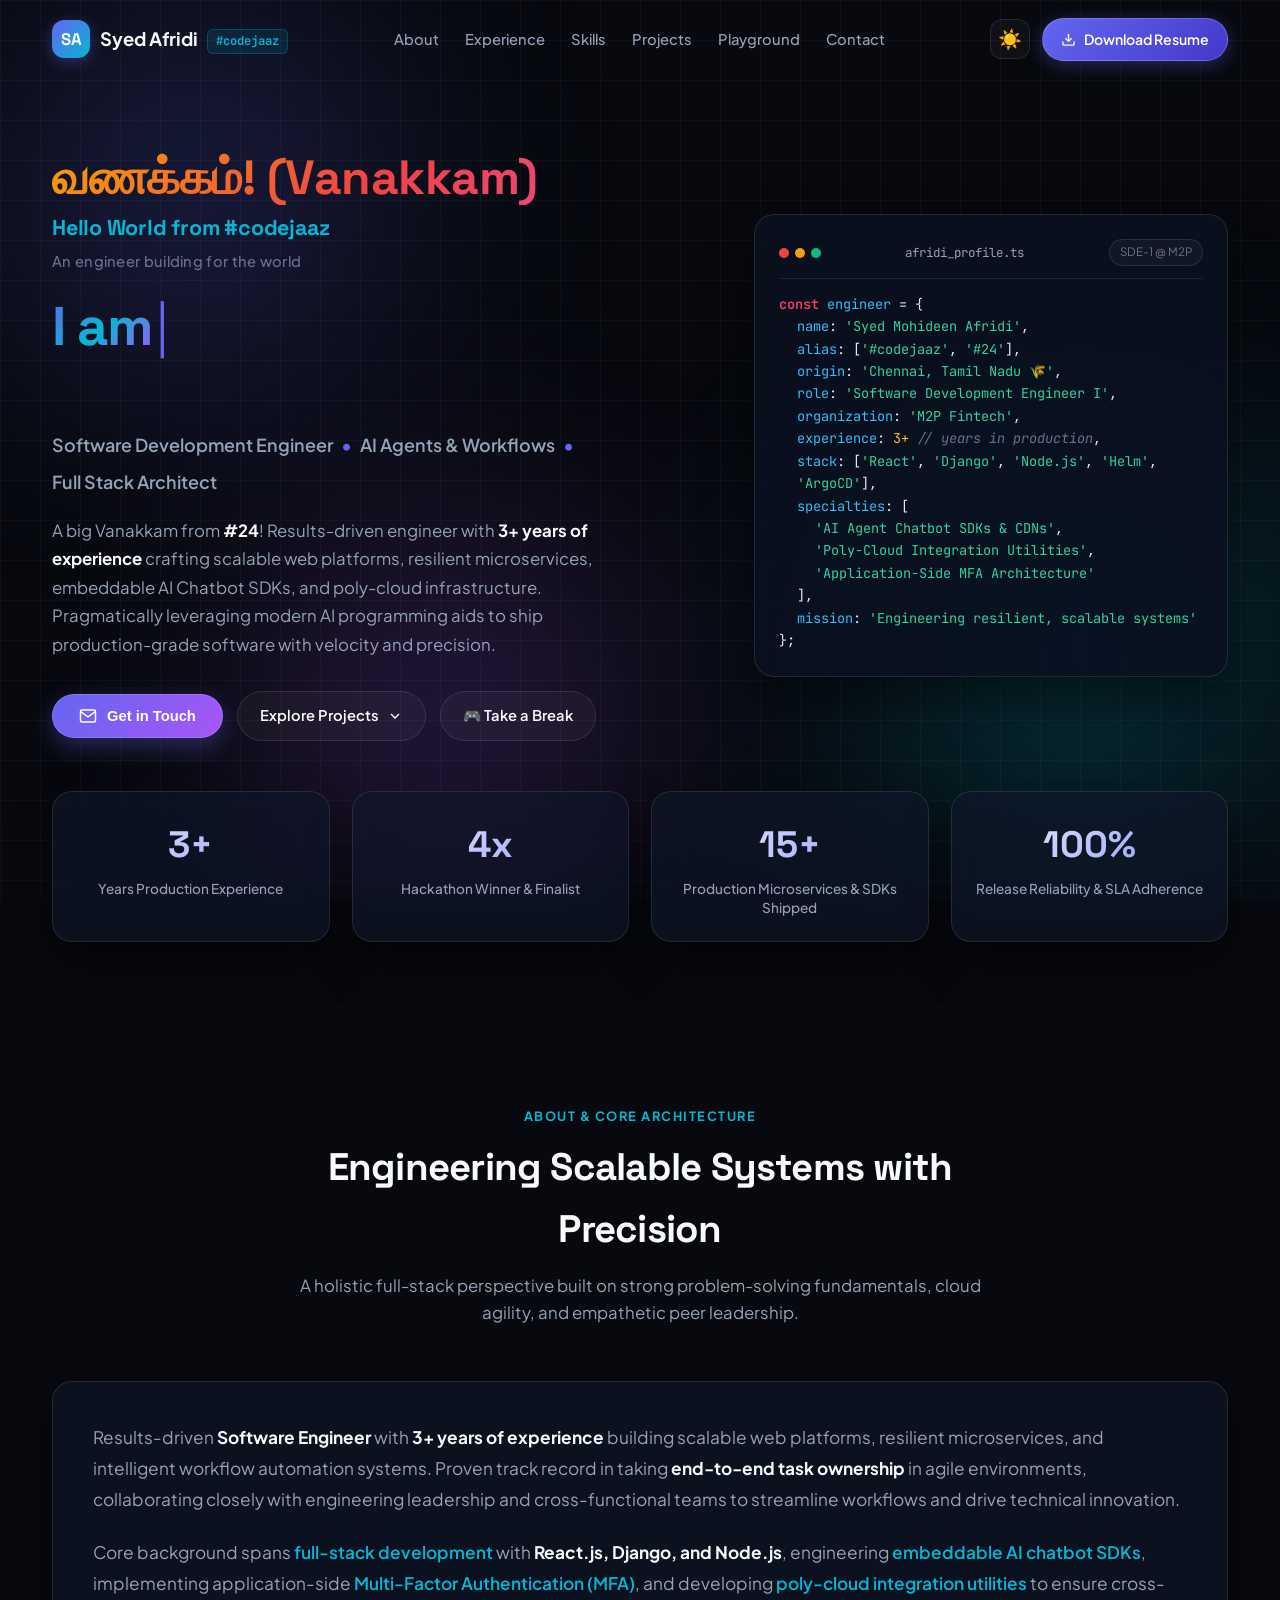
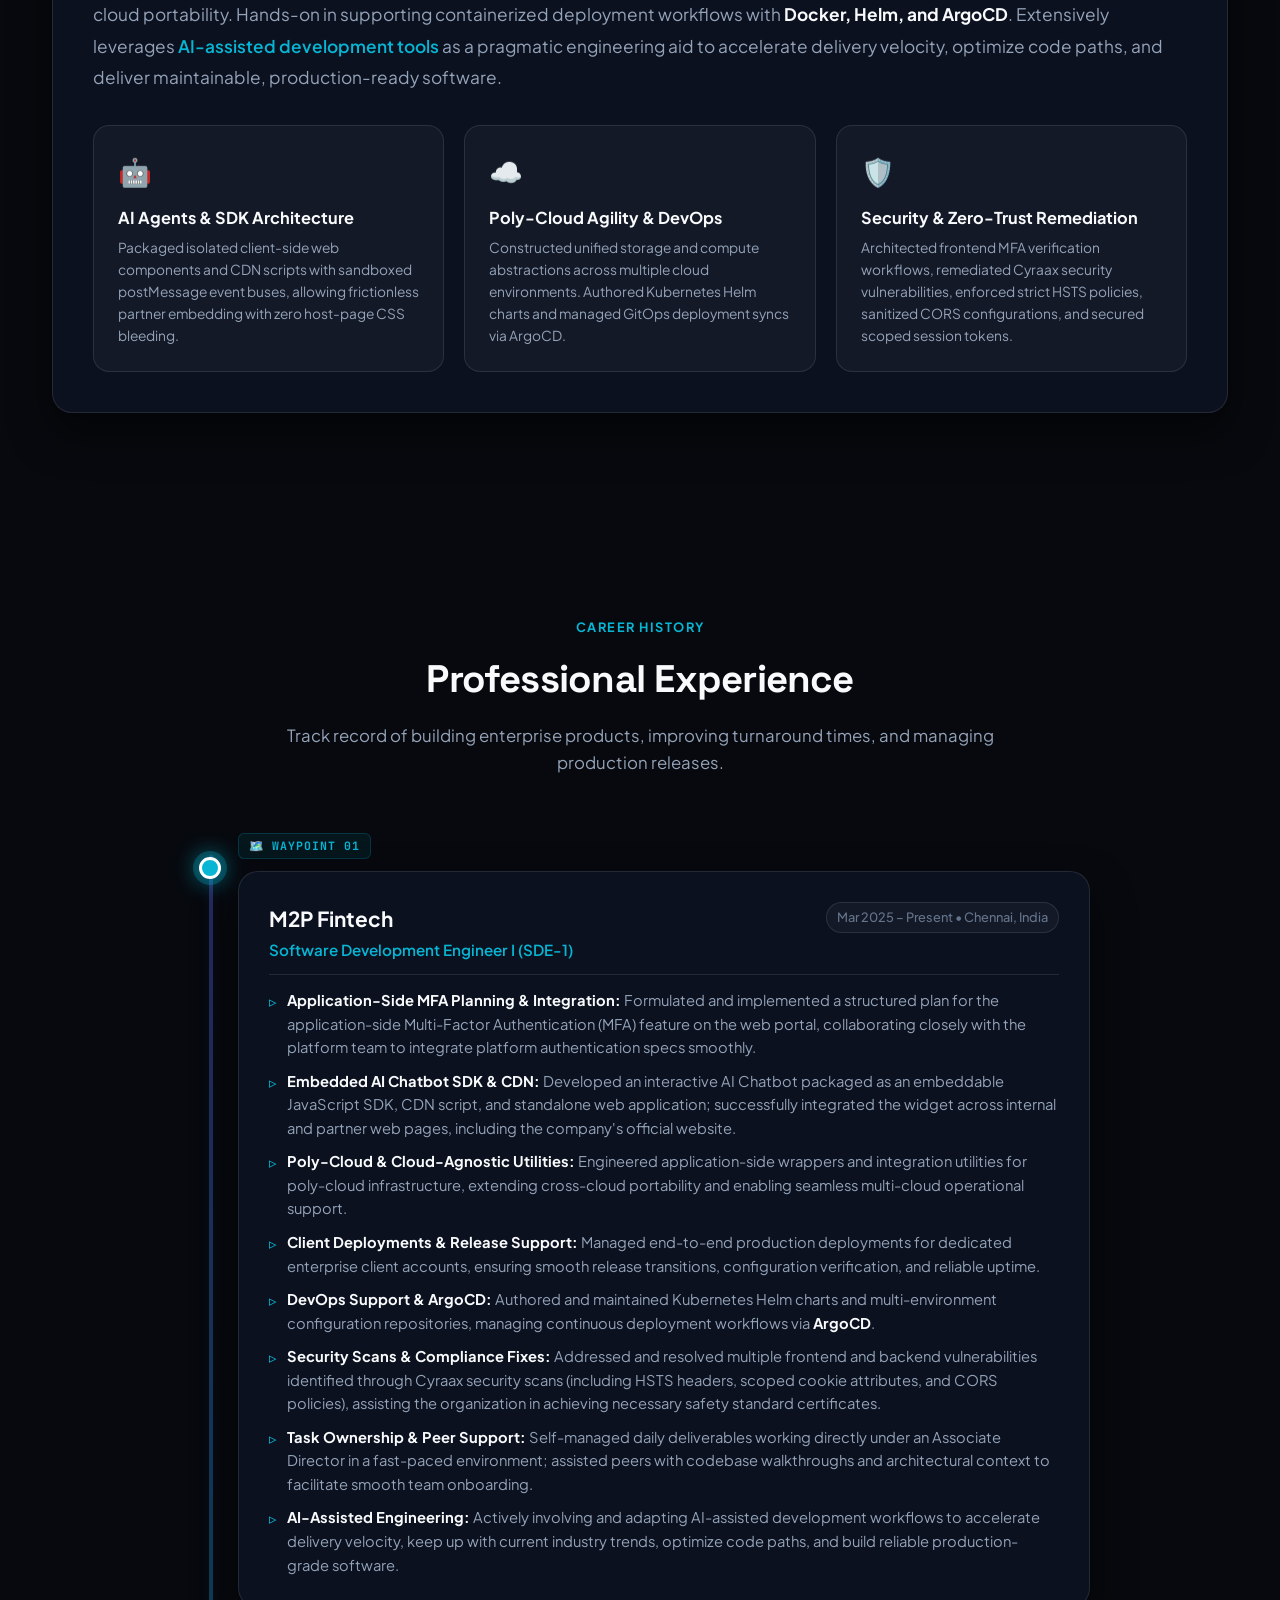
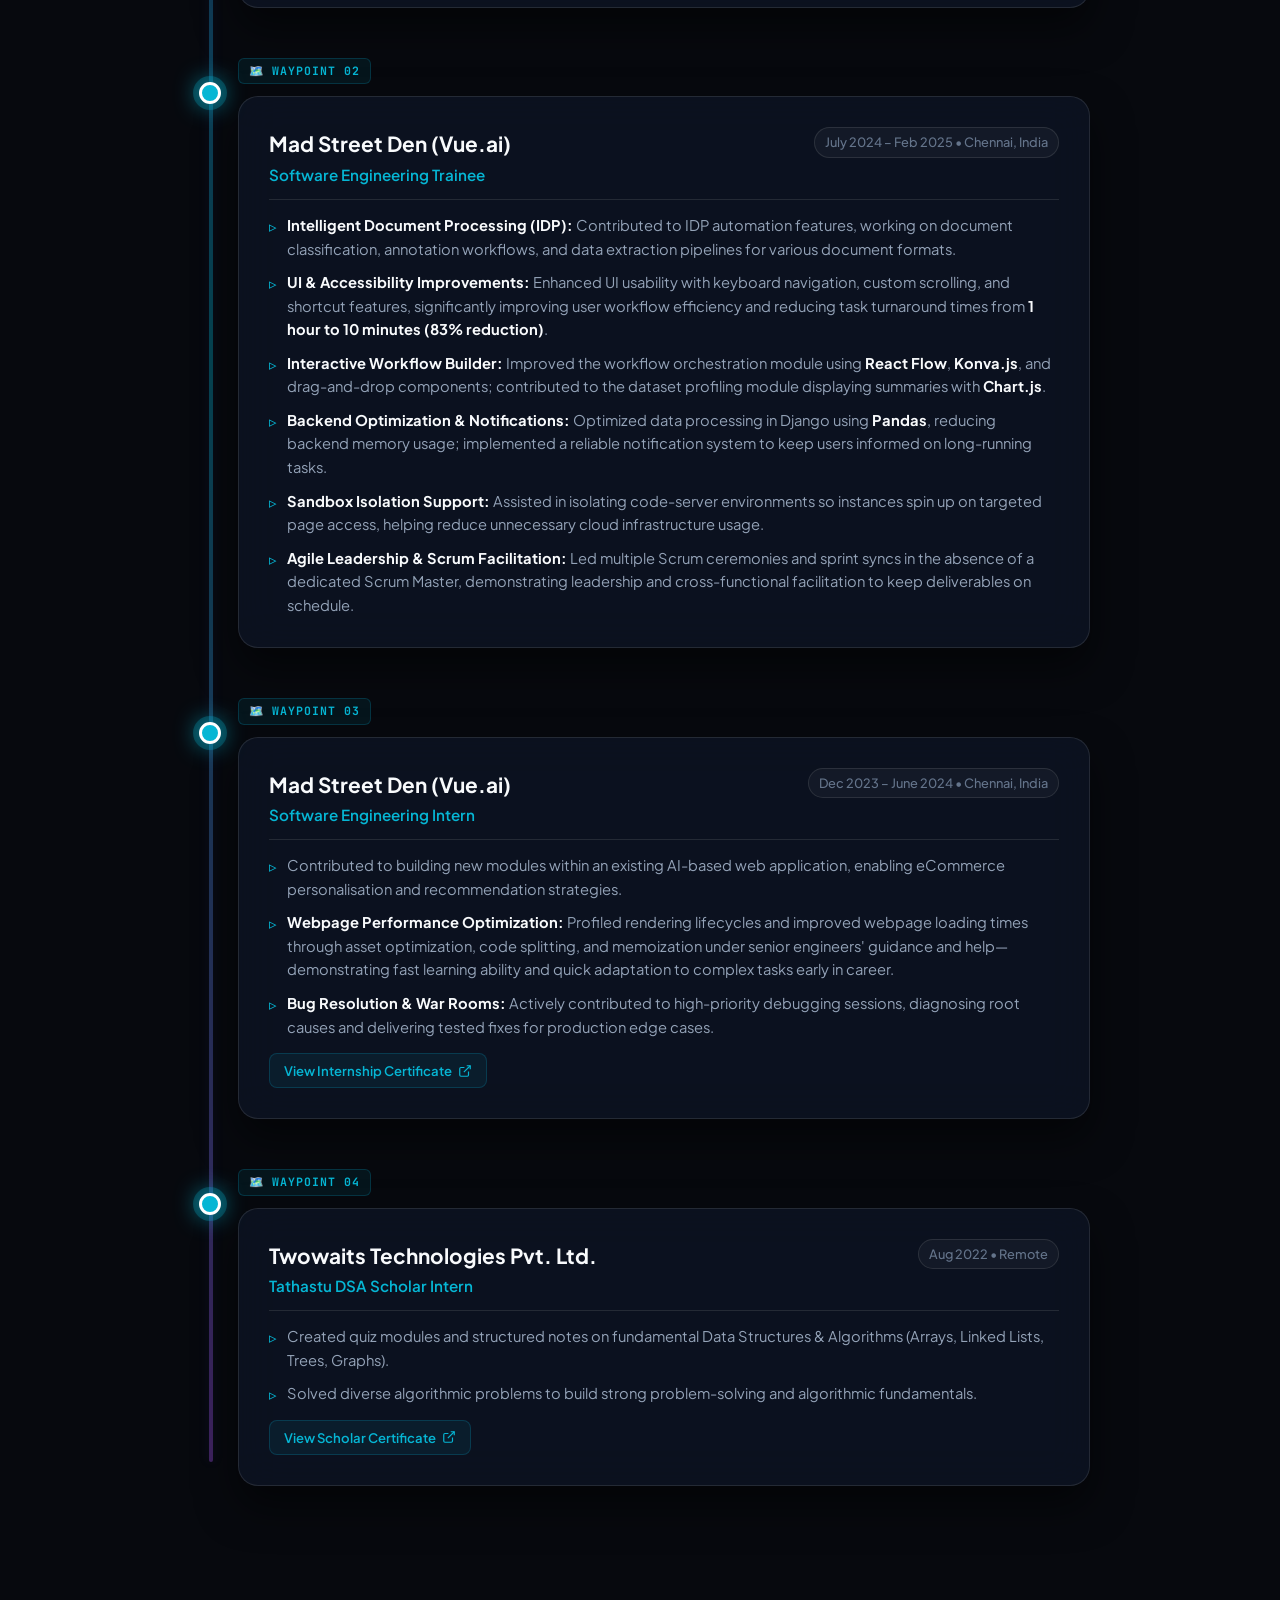
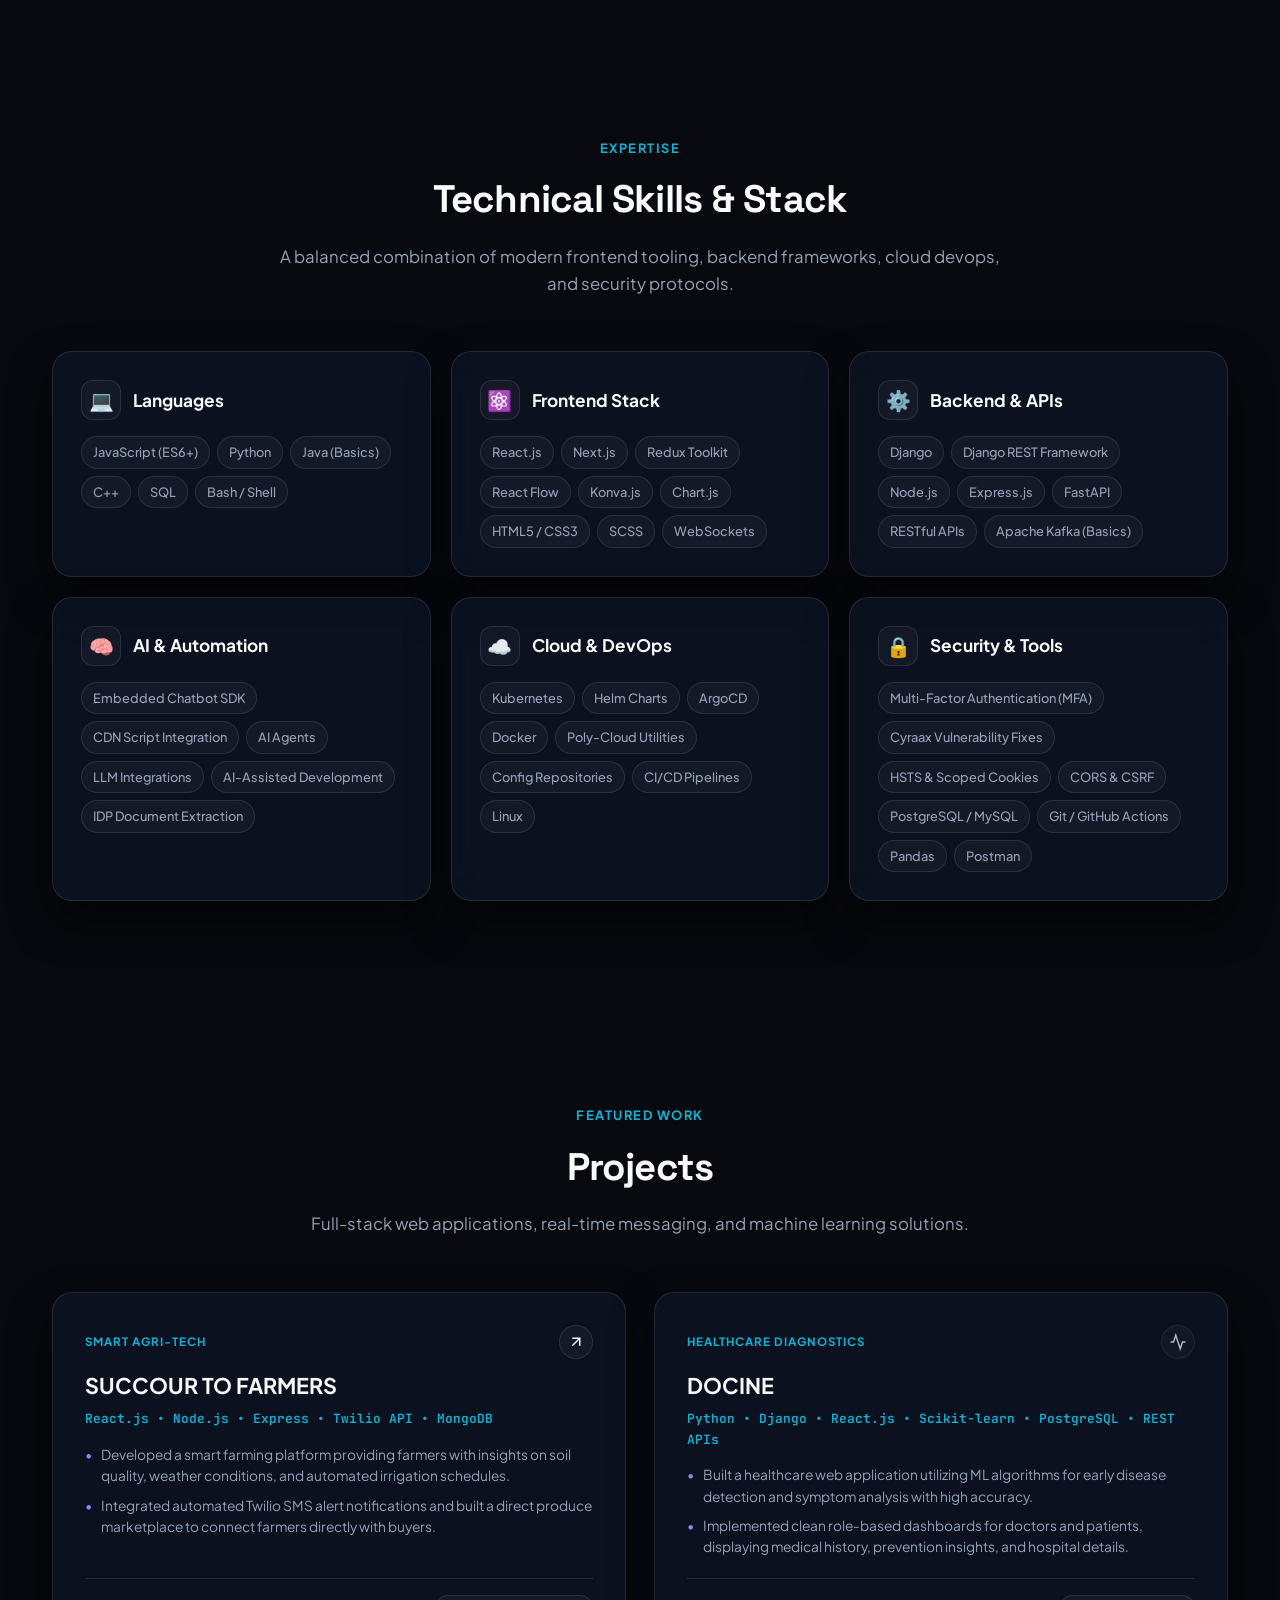
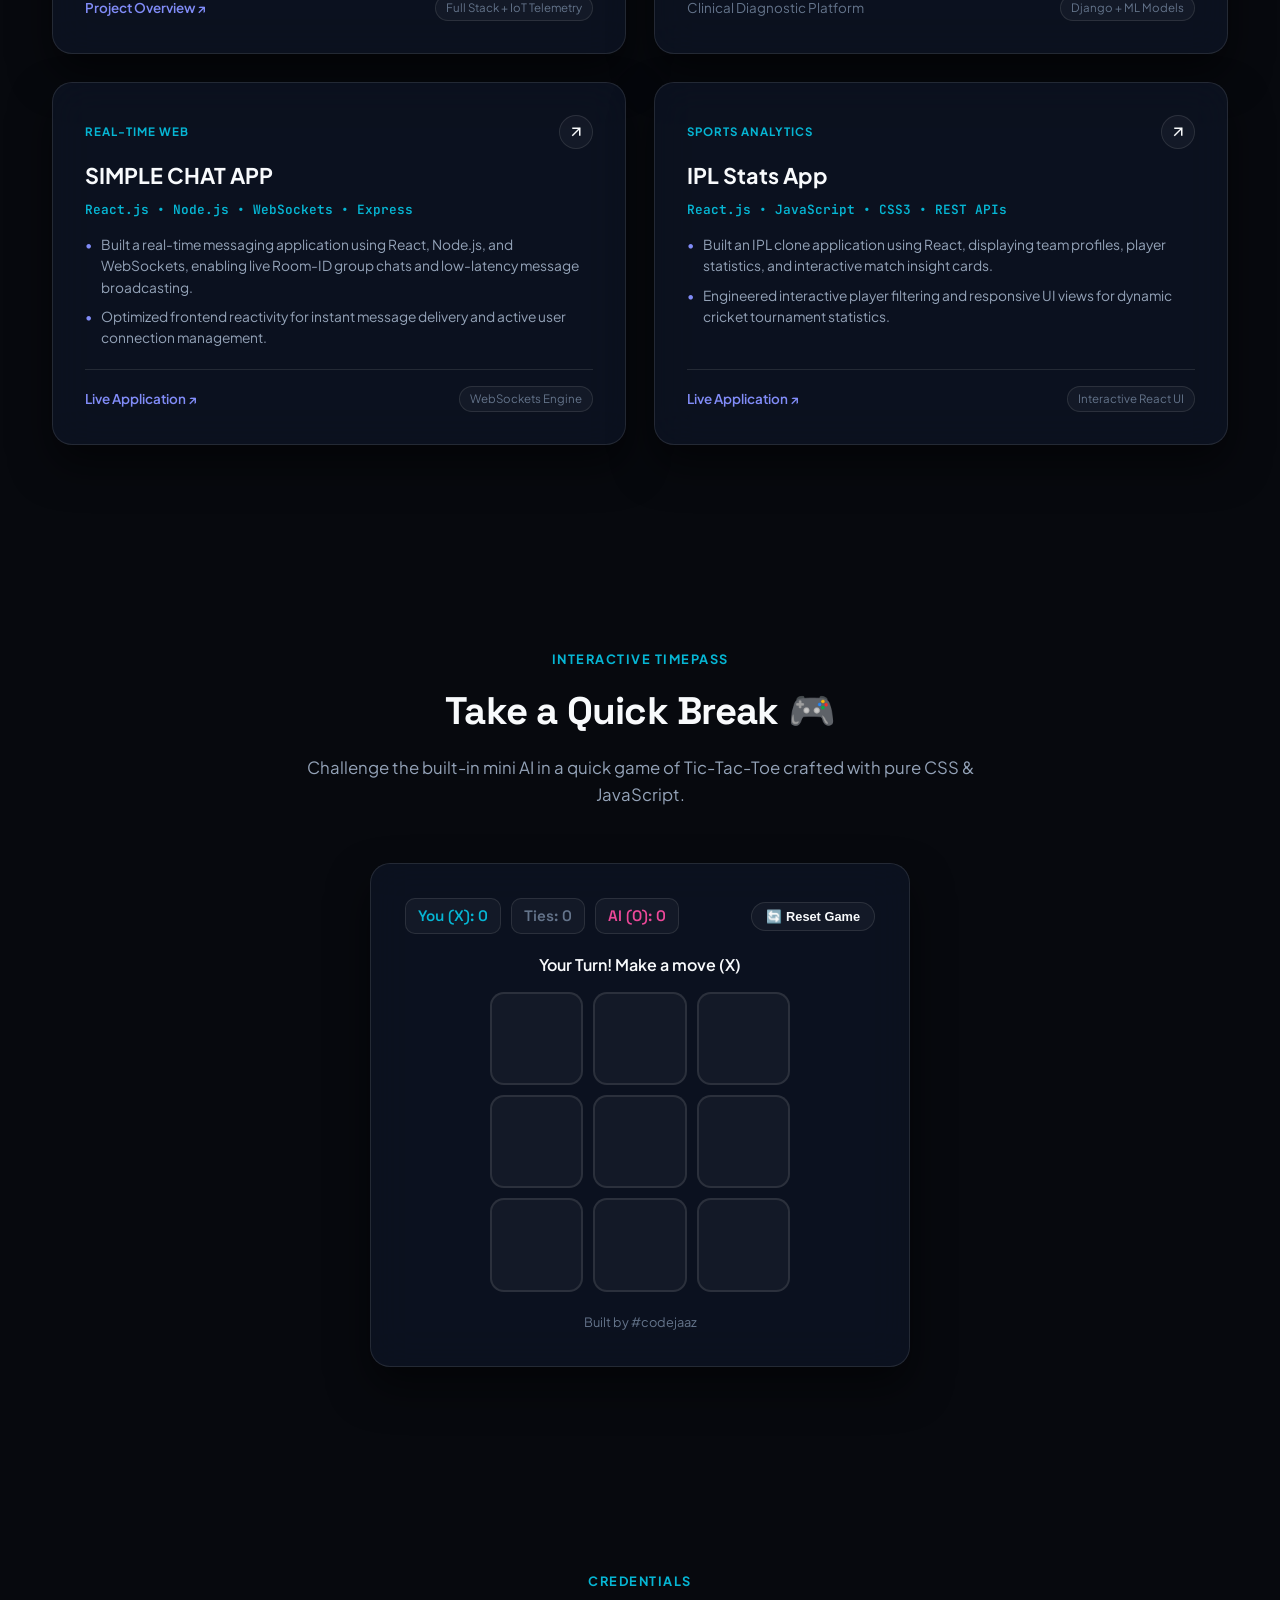
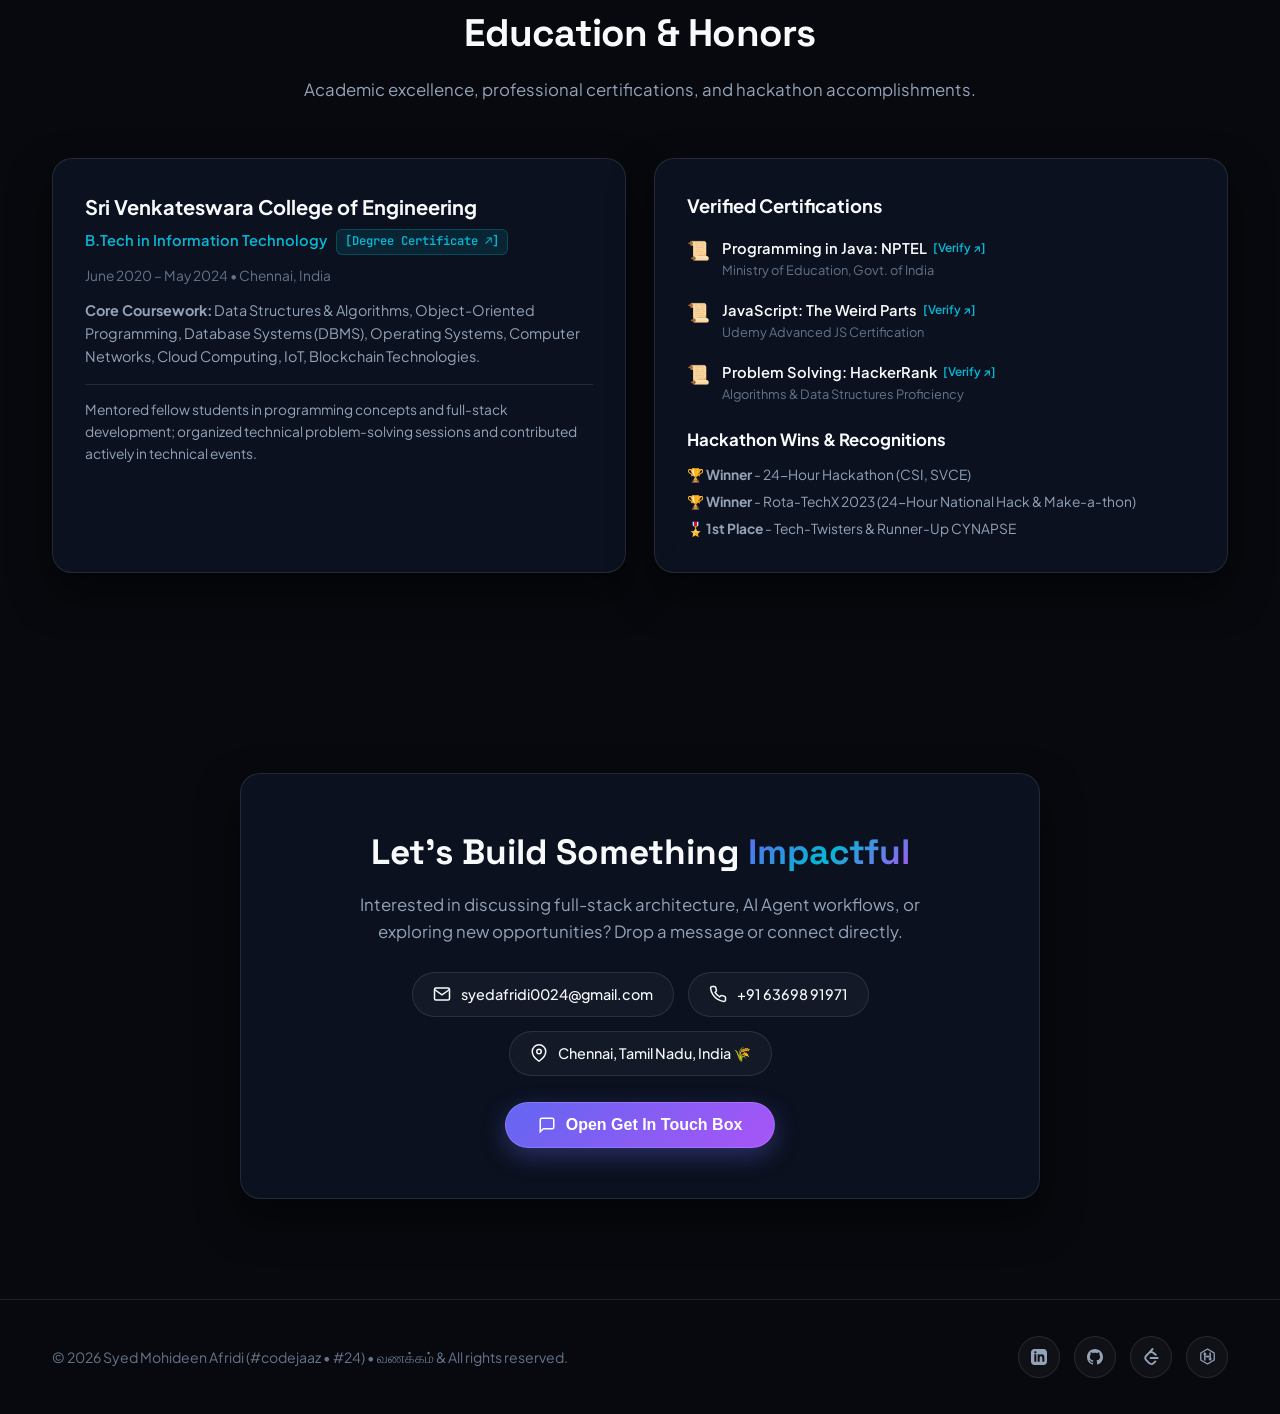
<file: index.html>
<!DOCTYPE html>
<html lang="en" class="scroll-smooth" data-theme="dark">

<head>
  <meta charset="UTF-8">
  <meta name="viewport" content="width=device-width, initial-scale=1.0">
  <title>Syed Mohideen Afridi (#codejaaz) | Software Development Engineer</title>
  <meta name="description"
    content="Portfolio of Syed Mohideen Afridi (#codejaaz / #24) - Software Development Engineer (SDE-1) at M2P Fintech. AI Agent SDKs, poly-cloud architecture, resilient microservices, and full-stack systems.">

  <!-- Google Fonts -->
  <link rel="preconnect" href="https://fonts.googleapis.com">
  <link rel="preconnect" href="https://fonts.gstatic.com" crossorigin>
  <link
    href="https://fonts.googleapis.com/css2?family=Plus+Jakarta+Sans:ital,wght@0,300;0,400;0,500;0,600;0,700;0,800;1,400&family=Space+Grotesk:wght@500;600;700&family=JetBrains+Mono:wght@400;500;600&display=swap"
    rel="stylesheet">

  <style>
    /* ----------------------------------------------------
       THEME VARIABLES: DARK & LIGHT MODES
    ---------------------------------------------------- */
    :root,
    [data-theme="dark"] {
      --bg-dark: #07090e;
      --bg-surface: rgba(15, 23, 42, 0.7);
      --bg-glass: rgba(255, 255, 255, 0.035);
      --bg-glass-hover: rgba(255, 255, 255, 0.075);
      --border-glass: rgba(255, 255, 255, 0.1);
      --border-glass-glow: rgba(99, 102, 241, 0.4);
      --card-bg: rgba(15, 23, 42, 0.62);

      --primary: #6366f1;
      --primary-light: #818cf8;
      --secondary: #06b6d4;
      --accent: #a855f7;
      --emerald: #10b981;
      --pink: #ec4899;
      --amber: #f59e0b;

      --text-main: #f8fafc;
      --text-muted: #94a3b8;
      --text-dim: #64748b;

      --mesh-opacity: 0.35;
      --grid-opacity: 0.03;
      --code-bg: rgba(11, 17, 32, 0.88);
      --modal-bg: rgba(13, 19, 36, 0.94);
      --shadow-color: rgba(0, 0, 0, 0.5);
    }

    [data-theme="light"] {
      --bg-dark: #f8fafc;
      --bg-surface: rgba(255, 255, 255, 0.88);
      --bg-glass: rgba(255, 255, 255, 0.72);
      --bg-glass-hover: rgba(255, 255, 255, 0.95);
      --border-glass: rgba(15, 23, 42, 0.09);
      --border-glass-glow: rgba(99, 102, 241, 0.35);
      --card-bg: rgba(255, 255, 255, 0.78);

      --primary: #4f46e5;
      --primary-light: #6366f1;
      --secondary: #0284c7;
      --accent: #9333ea;
      --emerald: #059669;
      --pink: #db2777;
      --amber: #d97706;

      --text-main: #0f172a;
      --text-muted: #475569;
      --text-dim: #64748b;

      --mesh-opacity: 0.16;
      --grid-opacity: 0.04;
      --code-bg: rgba(15, 23, 42, 0.95);
      --modal-bg: rgba(255, 255, 255, 0.97);
      --shadow-color: rgba(99, 102, 241, 0.12);
    }

    /* ----------------------------------------------------
       GLOBAL RESET & TYPOGRAPHY
    ---------------------------------------------------- */
    * {
      margin: 0;
      padding: 0;
      box-sizing: border-box;
      transition: background-color 0.3s ease, border-color 0.3s ease, color 0.3s ease;
    }

    html {
      scroll-behavior: smooth;
    }

    body {
      font-family: 'Plus Jakarta Sans', sans-serif;
      background-color: var(--bg-dark);
      color: var(--text-main);
      overflow-x: hidden;
      width: 100%;
      line-height: 1.6;
      -webkit-font-smoothing: antialiased;
      -moz-osx-font-smoothing: grayscale;
      position: relative;
    }

    /* Modern Aesthetic Scrollbar */
    ::-webkit-scrollbar {
      width: 7px;
      height: 7px;
    }

    ::-webkit-scrollbar-track {
      background: transparent;
    }

    ::-webkit-scrollbar-thumb {
      background: rgba(99, 102, 241, 0.35);
      border-radius: 9999px;
      border: 2px solid transparent;
      background-clip: padding-box;
      transition: all 0.25s ease;
    }

    ::-webkit-scrollbar-thumb:hover {
      background: linear-gradient(180deg, var(--primary), var(--secondary));
    }

    * {
      scrollbar-width: thin;
      scrollbar-color: rgba(99, 102, 241, 0.35) transparent;
    }

    ::selection {
      background: rgba(99, 102, 241, 0.3);
      color: var(--primary-light);
    }

    /* ----------------------------------------------------
       BACKGROUND MESH & GLOW ORBS
    ---------------------------------------------------- */
    .bg-mesh {
      position: fixed;
      inset: 0;
      pointer-events: none;
      z-index: 0;
      overflow: hidden;
    }

    .glow-orb {
      position: absolute;
      border-radius: 50%;
      filter: blur(120px);
      opacity: var(--mesh-opacity);
      animation: floatOrb 20s ease-in-out infinite alternate;
    }

    .glow-orb-1 {
      width: clamp(350px, 45vw, 550px);
      height: clamp(350px, 45vw, 550px);
      background: radial-gradient(circle, var(--primary) 0%, transparent 70%);
      top: -80px;
      left: -80px;
      animation-duration: 22s;
    }

    .glow-orb-2 {
      width: clamp(380px, 50vw, 600px);
      height: clamp(380px, 50vw, 600px);
      background: radial-gradient(circle, var(--secondary) 0%, transparent 70%);
      top: 38%;
      right: -100px;
      animation-duration: 26s;
    }

    .glow-orb-3 {
      width: clamp(320px, 40vw, 500px);
      height: clamp(320px, 40vw, 500px);
      background: radial-gradient(circle, var(--accent) 0%, transparent 70%);
      bottom: -60px;
      left: 15%;
      animation-duration: 20s;
    }

    .bg-grid {
      position: fixed;
      inset: 0;
      background-image:
        linear-gradient(to right, rgba(255, 255, 255, var(--grid-opacity)) 1px, transparent 1px),
        linear-gradient(to bottom, rgba(255, 255, 255, var(--grid-opacity)) 1px, transparent 1px);
      background-size: 40px 40px;
      pointer-events: none;
      z-index: 0;
    }

    @keyframes floatOrb {
      0% {
        transform: translate(0, 0) scale(1);
      }

      50% {
        transform: translate(35px, -25px) scale(1.08);
      }

      100% {
        transform: translate(-25px, 35px) scale(0.95);
      }
    }

    /* ----------------------------------------------------
       LAYOUT & CONTAINERS (RESPONSIVE)
    ---------------------------------------------------- */
    .container {
      max-width: 1240px;
      margin: 0 auto;
      padding: 0 clamp(16px, 4vw, 32px);
      position: relative;
      z-index: 1;
    }

    section {
      padding: clamp(60px, 9vw, 100px) 0;
      position: relative;
    }

    /* ----------------------------------------------------
       GLASSMORPHISM CARDS & UTILITIES
    ---------------------------------------------------- */
    .glass-card {
      background: var(--card-bg);
      backdrop-filter: blur(20px);
      -webkit-backdrop-filter: blur(20px);
      border: 1px solid var(--border-glass);
      border-radius: 20px;
      box-shadow: 0 20px 40px var(--shadow-color);
      position: relative;
      overflow: hidden;
      transition: transform 0.28s ease, border-color 0.28s ease, box-shadow 0.28s ease;
    }

    .glass-card:hover {
      border-color: var(--border-glass-glow);
      transform: translateY(-4px);
      box-shadow: 0 26px 50px var(--shadow-color), 0 0 24px rgba(99, 102, 241, 0.15);
    }

    .gradient-text {
      background: linear-gradient(135deg, #6366f1 0%, #06b6d4 50%, #a855f7 100%);
      -webkit-background-clip: text;
      -webkit-text-fill-color: transparent;
    }

    .pen-tag {
      display: inline-block;
      font-family: 'JetBrains Mono', monospace;
      font-size: 0.76rem;
      font-weight: 600;
      color: var(--secondary);
      background: rgba(6, 182, 212, 0.12);
      border: 1px solid rgba(6, 182, 212, 0.25);
      border-radius: 6px;
      padding: 2px 8px;
      margin-left: 6px;
      vertical-align: middle;
    }

    /* ----------------------------------------------------
       STICKY NAVBAR & HAMBURGER DRAWER
    ---------------------------------------------------- */
    .navbar {
      position: fixed;
      top: 0;
      left: 0;
      right: 0;
      z-index: 1000;
      padding: 18px 0;
      transition: all 0.3s cubic-bezier(0.16, 1, 0.3, 1);
    }

    .navbar.scrolled {
      padding: 12px 0;
      background: var(--bg-surface);
      backdrop-filter: blur(20px);
      -webkit-backdrop-filter: blur(20px);
      border-bottom: 1px solid var(--border-glass);
      box-shadow: 0 10px 30px var(--shadow-color);
    }

    .nav-inner {
      display: flex;
      align-items: center;
      justify-content: space-between;
      gap: 16px;
    }

    .nav-logo {
      display: flex;
      align-items: center;
      gap: 10px;
      text-decoration: none;
      color: var(--text-main);
      font-weight: 700;
      font-size: 1.15rem;
      white-space: nowrap;
    }

    .nav-logo .pen-tag {
      display: none;
    }

    .logo-badge {
      width: 38px;
      height: 38px;
      border-radius: 12px;
      background: linear-gradient(135deg, var(--primary), var(--secondary));
      display: flex;
      align-items: center;
      justify-content: center;
      font-family: 'Space Grotesk', sans-serif;
      font-weight: 800;
      color: #ffffff;
      font-size: 1.05rem;
      box-shadow: 0 4px 14px rgba(99, 102, 241, 0.35);
      flex-shrink: 0;
    }

    .nav-links {
      display: none;
      align-items: center;
      gap: 26px;
      list-style: none;
    }

    .nav-link {
      color: var(--text-muted);
      text-decoration: none;
      font-size: 0.92rem;
      font-weight: 500;
      transition: color 0.2s ease;
      position: relative;
    }

    .nav-link:hover {
      color: var(--text-main);
    }

    .nav-link::after {
      content: '';
      position: absolute;
      bottom: -4px;
      left: 0;
      width: 0%;
      height: 2px;
      background: linear-gradient(90deg, var(--primary), var(--secondary));
      transition: width 0.25s ease;
      border-radius: 2px;
    }

    .nav-link:hover::after {
      width: 100%;
    }

    .nav-actions {
      display: flex;
      align-items: center;
      gap: 12px;
      flex-shrink: 0;
    }

    /* Theme Toggle Switch */
    .theme-toggle-btn {
      width: 40px;
      height: 40px;
      border-radius: 12px;
      background: var(--bg-glass);
      border: 1px solid var(--border-glass);
      color: var(--text-main);
      cursor: pointer;
      display: flex;
      align-items: center;
      justify-content: center;
      font-size: 1.2rem;
      transition: all 0.25s ease;
      flex-shrink: 0;
    }

    .theme-toggle-btn:hover {
      background: var(--bg-glass-hover);
      border-color: var(--primary);
      transform: scale(1.05);
    }

    /* Single Prominent Resume Download Button */
    .btn-resume {
      display: inline-flex;
      align-items: center;
      gap: 8px;
      padding: 9px 18px;
      border-radius: 9999px;
      background: linear-gradient(135deg, var(--primary) 0%, #4338ca 100%);
      color: #ffffff !important;
      text-decoration: none;
      font-size: 0.88rem;
      font-weight: 600;
      border: 1px solid rgba(255, 255, 255, 0.2);
      box-shadow: 0 4px 18px rgba(99, 102, 241, 0.35);
      transition: all 0.25s ease;
      white-space: nowrap;
    }

    .nav-actions .btn-resume {
      display: none;
    }

    .btn-resume:hover {
      transform: translateY(-2px);
      box-shadow: 0 8px 24px rgba(99, 102, 241, 0.5);
      background: linear-gradient(135deg, #7175f8 0%, var(--primary) 100%);
    }

    /* Hamburger Menu Button (Visible by default on mobile) */
    .hamburger-btn {
      display: flex;
      width: 40px;
      height: 40px;
      border-radius: 12px;
      background: var(--bg-glass);
      border: 1px solid var(--border-glass);
      cursor: pointer;
      flex-direction: column;
      align-items: center;
      justify-content: center;
      gap: 5px;
      padding: 0;
      transition: all 0.25s ease;
      z-index: 1002;
      flex-shrink: 0;
    }

    @media (min-width: 860px) {
      .nav-logo .pen-tag {
        display: inline-block;
      }

      .nav-links {
        display: flex;
      }

      .nav-actions .btn-resume {
        display: inline-flex;
      }

      .hamburger-btn {
        display: none;
      }
    }

    .hamburger-btn:hover {
      background: var(--bg-glass-hover);
      border-color: var(--primary);
    }

    .hamburger-btn .bar {
      width: 20px;
      height: 2px;
      background-color: var(--text-main);
      border-radius: 2px;
      transition: all 0.3s cubic-bezier(0.16, 1, 0.3, 1);
    }

    .hamburger-btn.active .bar-1 {
      transform: translateY(7px) rotate(45deg);
    }

    .hamburger-btn.active .bar-2 {
      opacity: 0;
      transform: translateX(-10px);
    }

    .hamburger-btn.active .bar-3 {
      transform: translateY(-7px) rotate(-45deg);
    }

    /* Mobile Drawer */
    .mobile-drawer {
      position: fixed;
      top: 0;
      left: 0;
      right: 0;
      bottom: 0;
      background: var(--modal-bg);
      backdrop-filter: blur(24px);
      -webkit-backdrop-filter: blur(24px);
      z-index: 999;
      display: flex;
      flex-direction: column;
      justify-content: center;
      align-items: center;
      padding: 40px 24px;
      opacity: 0;
      visibility: hidden;
      transform: translateY(-20px);
      transition: all 0.32s cubic-bezier(0.16, 1, 0.3, 1);
    }

    .mobile-drawer.active {
      opacity: 1;
      visibility: visible;
      transform: translateY(0);
    }

    .mobile-nav-links {
      list-style: none;
      text-align: center;
      display: flex;
      flex-direction: column;
      gap: 20px;
      margin-bottom: 32px;
      width: 100%;
    }

    .mobile-nav-link {
      font-family: 'Space Grotesk', sans-serif;
      font-size: 1.45rem;
      font-weight: 700;
      color: var(--text-main);
      text-decoration: none;
      transition: color 0.2s ease, transform 0.2s ease;
      display: inline-block;
    }

    .mobile-nav-link:hover {
      color: var(--secondary);
      transform: scale(1.05);
    }

    /* ----------------------------------------------------
       HERO SECTION & TAMIL PATRIOTISM GREETING
    ---------------------------------------------------- */
    .hero-section {
      padding: clamp(120px, 14vw, 150px) 0 clamp(40px, 6vw, 60px) 0;
      display: flex;
      align-items: center;
    }

    .hero-grid {
      display: grid;
      grid-template-columns: 1.15fr 0.85fr;
      gap: clamp(30px, 5vw, 60px);
      align-items: center;
    }

    .hero-title-area {
      margin-bottom: 16px;
    }

    .hero-greeting {
      font-family: 'Space Grotesk', sans-serif;
      font-size: clamp(0.95rem, 2.2vw, 1.15rem);
      font-weight: 600;
      margin-bottom: 12px;
      display: flex;
      flex-wrap: wrap;
      align-items: center;
      gap: 8px;
    }

    .tamil-salute {
      background: linear-gradient(135deg, #f59e0b 0%, #ef4444 60%, #ec4899 100%);
      -webkit-background-clip: text;
      -webkit-text-fill-color: transparent;
      font-weight: 800;
      letter-spacing: 0.5px;
    }

    .tamil-badge {
      display: inline-flex;
      align-items: center;
      gap: 4px;
      padding: 3px 10px;
      border-radius: 9999px;
      font-size: 0.78rem;
      font-weight: 700;
      color: #f59e0b;
      background: rgba(245, 158, 11, 0.12);
      border: 1px solid rgba(245, 158, 11, 0.3);
    }

    .tamil-motto {
      display: block;
      font-size: 0.82rem;
      color: var(--text-dim);
      font-style: italic;
      margin-top: 4px;
      letter-spacing: 0.3px;
    }

    .hero-name {
      font-family: 'Space Grotesk', sans-serif;
      font-size: clamp(2.3rem, 5.5vw, 3.4rem);
      font-weight: 800;
      line-height: 1.14;
      letter-spacing: -0.025em;
      min-height: 120px;
      word-break: break-word;
    }

    .typewriter-cursor {
      display: inline-block;
      color: var(--primary);
      font-weight: 300;
      animation: blink 0.9s infinite;
      margin-left: 4px;
    }

    @keyframes blink {

      0%,
      100% {
        opacity: 1;
      }

      50% {
        opacity: 0;
      }
    }

    .hero-role {
      font-size: clamp(0.95rem, 2vw, 1.12rem);
      font-weight: 600;
      color: var(--text-muted);
      margin-bottom: 20px;
      display: flex;
      flex-wrap: wrap;
      align-items: center;
      gap: 8px;
    }

    .role-sep {
      color: var(--primary);
    }

    .hero-intro {
      font-size: clamp(0.95rem, 1.8vw, 1.05rem);
      color: var(--text-muted);
      line-height: 1.7;
      margin-bottom: 32px;
      max-width: 580px;
    }

    .hero-intro strong {
      color: var(--text-main);
    }

    .hero-actions {
      display: flex;
      align-items: center;
      gap: 14px;
      flex-wrap: wrap;
    }

    .btn-primary {
      display: inline-flex;
      align-items: center;
      gap: 10px;
      padding: 12px 26px;
      border-radius: 9999px;
      background: linear-gradient(135deg, var(--primary) 0%, var(--accent) 100%);
      color: #ffffff !important;
      text-decoration: none;
      font-size: 0.92rem;
      font-weight: 600;
      border: 1px solid rgba(255, 255, 255, 0.15);
      box-shadow: 0 8px 24px rgba(99, 102, 241, 0.35);
      cursor: pointer;
      transition: all 0.25s ease;
      white-space: nowrap;
    }

    .btn-primary:hover {
      transform: translateY(-2px);
      box-shadow: 0 12px 30px rgba(99, 102, 241, 0.5);
    }

    .btn-secondary {
      display: inline-flex;
      align-items: center;
      gap: 8px;
      padding: 12px 22px;
      border-radius: 9999px;
      background: var(--bg-glass);
      color: var(--text-main);
      text-decoration: none;
      font-size: 0.92rem;
      font-weight: 600;
      border: 1px solid var(--border-glass);
      transition: all 0.25s ease;
      cursor: pointer;
      white-space: nowrap;
    }

    .btn-secondary:hover {
      background: var(--bg-glass-hover);
      border-color: var(--primary);
      transform: translateY(-2px);
    }

    /* Terminal Code Card */
    .hero-card {
      width: 100%;
    }

    .code-glass {
      background: var(--code-bg);
      backdrop-filter: blur(24px);
      border: 1px solid var(--border-glass);
      border-radius: 20px;
      padding: clamp(16px, 3vw, 24px);
      box-shadow: 0 24px 50px var(--shadow-color);
      position: relative;
      overflow-x: auto;
    }

    .code-glass-header {
      display: flex;
      align-items: center;
      justify-content: space-between;
      padding-bottom: 12px;
      margin-bottom: 14px;
      border-bottom: 1px solid rgba(255, 255, 255, 0.08);
      gap: 8px;
    }

    .code-dots {
      display: flex;
      gap: 6px;
    }

    .code-dot {
      width: 10px;
      height: 10px;
      border-radius: 50%;
    }

    .dot-red {
      background: #ef4444;
    }

    .dot-yellow {
      background: #f59e0b;
    }

    .dot-green {
      background: #10b981;
    }

    .code-filename {
      font-size: 0.78rem;
      color: #94a3b8;
      font-family: 'JetBrains Mono', monospace;
    }

    .code-body {
      font-family: 'JetBrains Mono', monospace;
      font-size: clamp(0.74rem, 1.4vw, 0.85rem);
      color: #e2e8f0;
      line-height: 1.65;
      overflow-x: auto;
    }

    .syn-keyword {
      color: #f43f5e;
      font-weight: 600;
    }

    .syn-prop {
      color: #38bdf8;
    }

    .syn-str {
      color: #34d399;
    }

    .syn-num {
      color: #fbbf24;
    }

    .syn-comment {
      color: #64748b;
      font-style: italic;
    }

    /* Factual Stats Bar */
    .stats-bar {
      margin-top: clamp(36px, 6vw, 50px);
      display: grid;
      grid-template-columns: repeat(4, 1fr);
      gap: clamp(14px, 2.5vw, 22px);
    }

    .stat-item {
      padding: clamp(18px, 3vw, 24px) 16px;
      text-align: center;
    }

    .stat-num {
      font-family: 'Space Grotesk', sans-serif;
      font-size: clamp(1.8rem, 3.5vw, 2.3rem);
      font-weight: 800;
      background: linear-gradient(135deg, var(--text-main) 0%, var(--primary-light) 100%);
      -webkit-background-clip: text;
      -webkit-text-fill-color: transparent;
      margin-bottom: 4px;
    }

    .stat-label {
      font-size: clamp(0.78rem, 1.5vw, 0.85rem);
      color: var(--text-muted);
      font-weight: 500;
      line-height: 1.4;
    }

    /* ----------------------------------------------------
       SECTION HEADERS
    ---------------------------------------------------- */
    .section-header {
      text-align: center;
      max-width: 720px;
      margin: 0 auto clamp(36px, 6vw, 54px);
    }

    .section-tag {
      display: inline-block;
      font-size: 0.8rem;
      font-weight: 700;
      text-transform: uppercase;
      letter-spacing: 1.5px;
      color: var(--secondary);
      margin-bottom: 10px;
    }

    .section-title {
      font-family: 'Space Grotesk', sans-serif;
      font-size: clamp(1.8rem, 4vw, 2.4rem);
      font-weight: 800;
      letter-spacing: -0.02em;
      margin-bottom: 14px;
      color: var(--text-main);
    }

    .section-desc {
      font-size: clamp(0.92rem, 1.8vw, 1.05rem);
      color: var(--text-muted);
      line-height: 1.6;
    }

    /* ----------------------------------------------------
       ABOUT & SYSTEM ARCHITECTURE
    ---------------------------------------------------- */
    .summary-card {
      padding: clamp(24px, 4vw, 40px);
    }

    .summary-lead {
      font-size: clamp(0.95rem, 1.8vw, 1.08rem);
      line-height: 1.8;
      color: var(--text-muted);
      margin-bottom: 22px;
    }

    .summary-lead strong {
      color: var(--text-main);
    }

    .summary-lead em {
      color: var(--secondary);
      font-style: normal;
      font-weight: 600;
    }

    .arch-grid {
      display: grid;
      grid-template-columns: repeat(3, 1fr);
      gap: 20px;
      margin-top: 32px;
    }

    .arch-box {
      background: var(--bg-glass);
      border: 1px solid var(--border-glass);
      border-radius: 16px;
      padding: clamp(18px, 3vw, 24px);
      transition: all 0.25s ease;
    }

    .arch-box:hover {
      background: var(--bg-glass-hover);
      border-color: var(--primary);
      transform: translateY(-3px);
    }

    .arch-icon {
      font-size: 1.7rem;
      margin-bottom: 12px;
      display: block;
    }

    .arch-title {
      font-size: 1.02rem;
      font-weight: 700;
      color: var(--text-main);
      margin-bottom: 6px;
    }

    .arch-desc {
      font-size: 0.86rem;
      color: var(--text-muted);
      line-height: 1.6;
    }

    /* ----------------------------------------------------
       TIMELINE / WORK EXPERIENCE
    ---------------------------------------------------- */
    .hero-salute-wrapper {
      margin-bottom: 22px;
    }

    .tamil-salute-large {
      font-family: 'Space Grotesk', sans-serif;
      font-size: clamp(2.2rem, 5.5vw, 3rem);
      font-weight: 800;
      line-height: 1.15;
      background: linear-gradient(135deg, #f59e0b 0%, #ef4444 50%, #ec4899 100%);
      -webkit-background-clip: text;
      -webkit-text-fill-color: transparent;
      margin-bottom: 6px;
      letter-spacing: -0.01em;
    }

    .hero-sub-salute {
      font-family: 'Space Grotesk', sans-serif;
      font-size: clamp(1.1rem, 2.4vw, 1.35rem);
      font-weight: 700;
      color: var(--secondary);
      margin-bottom: 4px;
      letter-spacing: -0.01em;
    }

    .hero-motto {
      font-size: 0.92rem;
      color: var(--text-dim);
      font-weight: 500;
      letter-spacing: 0.3px;
    }

    .waypoint-tag {
      display: inline-flex;
      align-items: center;
      gap: 6px;
      font-family: 'JetBrains Mono', monospace;
      font-size: 0.72rem;
      font-weight: 700;
      color: var(--secondary);
      letter-spacing: 1px;
      text-transform: uppercase;
      margin-bottom: 12px;
      background: rgba(6, 182, 212, 0.08);
      border: 1px solid rgba(6, 182, 212, 0.2);
      padding: 3px 10px;
      border-radius: 6px;
    }

    /* Exact centered vertical line & map exploration */
    .timeline {
      position: relative;
      max-width: 900px;
      margin: 0 auto;
      padding-left: 48px;
    }

    .timeline::before {
      content: '';
      position: absolute;
      top: 24px;
      bottom: 24px;
      left: 19px;
      /* Exact 21px center with width 4px */
      width: 4px;
      background: linear-gradient(180deg, var(--primary) 0%, var(--secondary) 50%, var(--accent) 100%);
      border-radius: 4px;
      opacity: 0.35;
      box-shadow: 0 0 12px rgba(99, 102, 241, 0.35);
    }

    .timeline-item {
      position: relative;
      margin-bottom: clamp(32px, 5vw, 48px);
      opacity: 0.45;
      transform: translateY(20px) scale(0.98);
      filter: grayscale(30%);
      transition: all 0.65s cubic-bezier(0.16, 1, 0.3, 1);
    }

    .timeline-item.waypoint-active {
      opacity: 1;
      transform: translateY(0) scale(1);
      filter: none;
    }

    .timeline-marker {
      position: absolute;
      left: -39px;
      /* (48px padding - 39px = 9px; line center 21px; 9px + 11px radius = 20px centered) */
      top: 26px;
      width: 22px;
      height: 22px;
      border-radius: 50%;
      background: var(--bg-dark);
      border: 3.5px solid var(--primary);
      box-shadow: 0 0 14px var(--primary);
      z-index: 2;
      transition: all 0.4s ease;
    }

    .timeline-item.waypoint-active .timeline-marker {
      background: var(--secondary);
      border-color: #ffffff;
      box-shadow: 0 0 0 6px rgba(6, 182, 212, 0.25), 0 0 24px var(--secondary);
    }

    .timeline-marker::after {
      content: '';
      position: absolute;
      inset: -5px;
      border-radius: 50%;
      border: 2px solid var(--secondary);
      opacity: 0;
    }

    .timeline-item.waypoint-active .timeline-marker::after {
      animation: radarPing 2.4s cubic-bezier(0, 0, 0.2, 1) infinite;
    }

    @keyframes radarPing {
      0% {
        transform: scale(0.85);
        opacity: 0.9;
      }

      80%,
      100% {
        transform: scale(2.4);
        opacity: 0;
      }
    }

    /* Social Buttons SVG Styling */
    .social-btn svg {
      transition: transform 0.25s ease;
    }

    .social-btn:hover svg {
      transform: scale(1.15);
    }

    .timeline-marker_old {
      position: absolute;
      left: clamp(-28px, -3.5vw, -36px);
      top: 24px;
      width: 18px;
      height: 18px;
      border-radius: 50%;
      background: var(--bg-dark);
      border: 3px solid var(--primary);
      box-shadow: 0 0 12px var(--primary);
      z-index: 2;
    }

    .timeline-card-inner {
      padding: clamp(20px, 3.5vw, 30px);
    }

    .timeline-header {
      display: flex;
      justify-content: space-between;
      align-items: flex-start;
      flex-wrap: wrap;
      gap: 10px;
      margin-bottom: 14px;
      padding-bottom: 12px;
      border-bottom: 1px solid var(--border-glass);
    }

    .timeline-company {
      font-size: clamp(1.15rem, 2.5vw, 1.3rem);
      font-weight: 700;
      color: var(--text-main);
    }

    .timeline-role {
      font-size: clamp(0.85rem, 1.8vw, 0.95rem);
      color: var(--secondary);
      font-weight: 600;
      display: block;
      margin-top: 2px;
    }

    .timeline-date {
      font-size: 0.8rem;
      color: var(--text-dim);
      font-weight: 500;
      background: var(--bg-glass);
      padding: 4px 10px;
      border-radius: 9999px;
      border: 1px solid var(--border-glass);
      white-space: nowrap;
    }

    .timeline-bullets {
      list-style: none;
      display: flex;
      flex-direction: column;
      gap: 10px;
    }

    .timeline-bullets li {
      font-size: clamp(0.85rem, 1.6vw, 0.92rem);
      color: var(--text-muted);
      line-height: 1.6;
      padding-left: 18px;
      position: relative;
    }

    .timeline-bullets li::before {
      content: '▹';
      position: absolute;
      left: 0;
      color: var(--secondary);
      font-size: 0.95rem;
    }

    .timeline-bullets li strong {
      color: var(--text-main);
    }

    .cert-view-btn {
      display: inline-flex;
      align-items: center;
      gap: 6px;
      margin-top: 14px;
      font-size: 0.82rem;
      font-weight: 600;
      color: var(--secondary);
      text-decoration: none;
      padding: 6px 14px;
      border-radius: 8px;
      background: rgba(6, 182, 212, 0.08);
      border: 1px solid rgba(6, 182, 212, 0.2);
      transition: all 0.2s ease;
    }

    .cert-view-btn:hover {
      background: rgba(6, 182, 212, 0.18);
      transform: translateX(3px);
    }

    /* ----------------------------------------------------
       SKILLS GRID
    ---------------------------------------------------- */
    .skills-grid {
      display: grid;
      grid-template-columns: repeat(3, 1fr);
      gap: 20px;
    }

    .skill-card {
      padding: clamp(20px, 3.5vw, 28px);
    }

    .skill-card-header {
      display: flex;
      align-items: center;
      gap: 12px;
      margin-bottom: 16px;
    }

    .skill-icon-wrapper {
      width: 40px;
      height: 40px;
      border-radius: 12px;
      background: var(--bg-glass);
      border: 1px solid var(--border-glass);
      display: flex;
      align-items: center;
      justify-content: center;
      font-size: 1.25rem;
      flex-shrink: 0;
    }

    .skill-card-title {
      font-size: 1.08rem;
      font-weight: 700;
      color: var(--text-main);
    }

    .skill-tags {
      display: flex;
      flex-wrap: wrap;
      gap: 7px;
    }

    .skill-tag {
      padding: 5px 11px;
      border-radius: 9999px;
      background: var(--bg-glass);
      border: 1px solid var(--border-glass);
      font-size: 0.8rem;
      color: var(--text-muted);
      font-weight: 500;
      transition: all 0.2s ease;
    }

    .skill-tag:hover {
      background: rgba(99, 102, 241, 0.15);
      border-color: var(--primary);
      color: var(--text-main);
      transform: translateY(-2px);
    }

    /* ----------------------------------------------------
       PROJECTS SECTION
    ---------------------------------------------------- */
    .projects-grid {
      display: grid;
      grid-template-columns: repeat(2, 1fr);
      gap: clamp(20px, 3.5vw, 28px);
    }

    .project-card {
      display: flex;
      flex-direction: column;
      justify-content: space-between;
      padding: clamp(22px, 3.5vw, 32px);
      height: 100%;
    }

    .project-badge {
      font-size: 0.72rem;
      font-weight: 700;
      text-transform: uppercase;
      letter-spacing: 1px;
      color: var(--secondary);
    }

    .project-header-bar {
      display: flex;
      align-items: center;
      justify-content: space-between;
      margin-bottom: 10px;
    }

    .project-link-icon {
      width: 34px;
      height: 34px;
      border-radius: 50%;
      background: var(--bg-glass);
      border: 1px solid var(--border-glass);
      display: flex;
      align-items: center;
      justify-content: center;
      color: var(--text-main);
      text-decoration: none;
      transition: all 0.2s ease;
      flex-shrink: 0;
    }

    .project-link-icon:hover {
      background: var(--primary);
      color: #ffffff;
      transform: rotate(45deg);
    }

    .project-title {
      font-size: clamp(1.15rem, 2.2vw, 1.35rem);
      font-weight: 700;
      color: var(--text-main);
      margin-bottom: 6px;
    }

    .project-tech-line {
      font-size: 0.8rem;
      color: var(--secondary);
      font-weight: 600;
      margin-bottom: 14px;
      font-family: 'JetBrains Mono', monospace;
      word-break: break-word;
    }

    .project-desc-list {
      list-style: none;
      display: flex;
      flex-direction: column;
      gap: 8px;
      margin-bottom: 20px;
    }

    .project-desc-list li {
      font-size: 0.86rem;
      color: var(--text-muted);
      line-height: 1.55;
      padding-left: 16px;
      position: relative;
    }

    .project-desc-list li::before {
      content: '•';
      position: absolute;
      left: 0;
      color: var(--primary-light);
    }

    .project-footer {
      display: flex;
      align-items: center;
      justify-content: space-between;
      flex-wrap: wrap;
      gap: 10px;
      padding-top: 16px;
      border-top: 1px solid var(--border-glass);
    }

    .btn-project-link {
      font-size: 0.84rem;
      font-weight: 600;
      color: var(--primary-light);
      text-decoration: none;
      display: inline-flex;
      align-items: center;
      gap: 4px;
      transition: color 0.2s ease;
    }

    .btn-project-link:hover {
      color: var(--secondary);
    }

    .badge-pill {
      font-size: 0.72rem;
      padding: 3px 10px;
      border-radius: 9999px;
      background: var(--bg-glass);
      border: 1px solid var(--border-glass);
      color: var(--text-dim);
    }

    /* ----------------------------------------------------
       TIME-PASS: TIC-TAC-TOE MINI GAME
    ---------------------------------------------------- */
    .game-container {
      max-width: 540px;
      margin: 0 auto;
      padding: clamp(20px, 4vw, 34px);
      text-align: center;
    }

    .game-status-bar {
      display: flex;
      justify-content: space-between;
      align-items: center;
      margin-bottom: 18px;
      flex-wrap: wrap;
      gap: 12px;
    }

    .game-scoreboard {
      display: flex;
      gap: 10px;
      font-family: 'Space Grotesk', sans-serif;
      font-size: clamp(0.82rem, 1.8vw, 0.95rem);
      font-weight: 600;
      flex-wrap: wrap;
      justify-content: center;
    }

    .score-badge {
      padding: 5px 12px;
      border-radius: 10px;
      background: var(--bg-glass);
      border: 1px solid var(--border-glass);
    }

    .score-x {
      color: var(--secondary);
    }

    .score-o {
      color: var(--pink);
    }

    .score-tie {
      color: var(--text-dim);
    }

    .game-board {
      display: grid;
      grid-template-columns: repeat(3, 1fr);
      gap: 10px;
      max-width: 300px;
      margin: 0 auto 20px;
    }

    .game-cell {
      aspect-ratio: 1 / 1;
      background: var(--bg-glass);
      border: 2px solid var(--border-glass);
      border-radius: 14px;
      display: flex;
      align-items: center;
      justify-content: center;
      font-family: 'Space Grotesk', sans-serif;
      font-size: clamp(1.8rem, 5vw, 2.3rem);
      font-weight: 800;
      cursor: pointer;
      user-select: none;
      transition: all 0.2s cubic-bezier(0.16, 1, 0.3, 1);
    }

    .game-cell:hover:not(.taken) {
      background: var(--bg-glass-hover);
      border-color: var(--primary);
      transform: scale(1.04);
    }

    .game-cell.x-cell {
      color: var(--secondary);
      text-shadow: 0 0 14px rgba(6, 182, 212, 0.6);
    }

    .game-cell.o-cell {
      color: var(--pink);
      text-shadow: 0 0 14px rgba(236, 72, 153, 0.6);
    }

    .game-cell.winner-cell {
      background: rgba(16, 185, 129, 0.2);
      border-color: var(--emerald);
      animation: pulseWin 1s infinite alternate;
    }

    @keyframes pulseWin {
      0% {
        transform: scale(1);
      }

      100% {
        transform: scale(1.06);
      }
    }

    .game-turn-text {
      font-size: clamp(0.9rem, 2vw, 1rem);
      font-weight: 600;
      color: var(--text-main);
      margin-bottom: 14px;
      min-height: 24px;
    }

    /* ----------------------------------------------------
       EDUCATION & HONORS
    ---------------------------------------------------- */
    .edu-grid {
      display: grid;
      grid-template-columns: 1fr 1fr;
      gap: clamp(20px, 3.5vw, 28px);
    }

    .edu-card {
      padding: clamp(22px, 3.5vw, 32px);
    }

    .edu-title {
      font-size: clamp(1.15rem, 2.2vw, 1.25rem);
      font-weight: 700;
      color: var(--text-main);
      margin-bottom: 6px;
    }

    .edu-sub {
      font-size: 0.92rem;
      color: var(--secondary);
      font-weight: 600;
      margin-bottom: 10px;
    }

    .cert-item {
      display: flex;
      align-items: flex-start;
      gap: 12px;
      margin-bottom: 16px;
    }

    .cert-item:last-child {
      margin-bottom: 0;
    }

    .cert-link {
      color: var(--text-main);
      text-decoration: none;
      font-weight: 600;
      font-size: 0.92rem;
      display: inline-flex;
      align-items: center;
      gap: 6px;
      transition: color 0.2s ease;
    }

    .cert-link:hover {
      color: var(--secondary);
    }

    /* ----------------------------------------------------
       CONTACT SECTION & FOOTER
    ---------------------------------------------------- */
    .contact-card {
      padding: clamp(32px, 5vw, 50px) clamp(20px, 4vw, 36px);
      text-align: center;
      max-width: 800px;
      margin: 0 auto;
    }

    .contact-pills {
      display: flex;
      justify-content: center;
      gap: 14px;
      flex-wrap: wrap;
      margin: 26px 0;
    }

    .contact-pill {
      display: inline-flex;
      align-items: center;
      gap: 10px;
      padding: 10px 20px;
      background: var(--bg-glass);
      border: 1px solid var(--border-glass);
      border-radius: 9999px;
      color: var(--text-main);
      text-decoration: none;
      font-size: 0.9rem;
      font-weight: 500;
      transition: all 0.2s ease;
    }

    .contact-pill:hover {
      background: var(--bg-glass-hover);
      border-color: var(--primary);
      transform: translateY(-2px);
    }

    /* Social Icons in Footer & Contact */
    .social-row {
      display: flex;
      align-items: center;
      justify-content: center;
      gap: 14px;
      margin-top: 20px;
    }

    .social-btn {
      width: 42px;
      height: 42px;
      border-radius: 50%;
      background: var(--bg-glass);
      border: 1px solid var(--border-glass);
      display: flex;
      align-items: center;
      justify-content: center;
      color: var(--text-muted);
      text-decoration: none;
      transition: all 0.25s ease;
    }

    .social-btn:hover {
      transform: translateY(-3px);
      box-shadow: 0 6px 20px var(--shadow-color);
    }

    .social-btn.btn-linkedin:hover {
      background: #0077b5;
      color: #ffffff;
      border-color: #0077b5;
    }

    .social-btn.btn-github:hover {
      background: #24292e;
      color: #ffffff;
      border-color: #404448;
    }

    .social-btn.btn-leetcode:hover {
      background: #ffa116;
      color: #ffffff;
      border-color: #ffa116;
    }

    .social-btn.btn-hackerrank:hover {
      background: #2ec866;
      color: #ffffff;
      border-color: #2ec866;
    }

    footer {
      padding: 36px 0;
      border-top: 1px solid var(--border-glass);
      position: relative;
      z-index: 2;
    }

    .footer-content {
      display: flex;
      justify-content: space-between;
      align-items: center;
      flex-wrap: wrap;
      gap: 16px;
    }

    .footer-text {
      font-size: 0.88rem;
      color: var(--text-dim);
    }

    /* ----------------------------------------------------
       X-LARGE VARIANT "GET IN TOUCH" MODAL WINDOW
    ---------------------------------------------------- */
    .modal-overlay {
      position: fixed;
      inset: 0;
      background: rgba(0, 0, 0, 0.78);
      backdrop-filter: blur(12px);
      -webkit-backdrop-filter: blur(12px);
      z-index: 2000;
      display: flex;
      align-items: center;
      justify-content: center;
      padding: 16px;
      overflow-y: auto;
      scrollbar-width: none;
      -ms-overflow-style: none;
      opacity: 0;
      visibility: hidden;
      transition: opacity 0.3s cubic-bezier(0.16, 1, 0.3, 1), visibility 0.3s cubic-bezier(0.16, 1, 0.3, 1);
    }

    .modal-overlay::-webkit-scrollbar {
      display: none;
    }

    .modal-overlay.active {
      opacity: 1;
      visibility: visible;
    }

    .modal-card.modal-xl {
      background: var(--modal-bg);
      border: 1px solid var(--border-glass-glow);
      border-radius: 24px;
      box-shadow: 0 32px 70px rgba(0, 0, 0, 0.7), 0 0 40px rgba(99, 102, 241, 0.2);
      width: 100%;
      max-width: 880px;
      overflow: visible;
      scrollbar-width: none;
      -ms-overflow-style: none;
      padding: clamp(20px, 3.2vw, 32px);
      position: relative;
      transform: scale(0.85) translateY(28px);
      opacity: 0;
      transition: transform 0.32s cubic-bezier(0.16, 1, 0.3, 1), opacity 0.32s cubic-bezier(0.16, 1, 0.3, 1);
    }

    .modal-card.modal-xl::-webkit-scrollbar {
      display: none;
    }

    .modal-overlay.active .modal-card.modal-xl {
      transform: scale(1) translateY(0);
      opacity: 1;
    }

    .modal-overlay.closing {
      opacity: 0;
    }

    .modal-overlay.closing .modal-card.modal-xl {
      transform: scale(0.85) translateY(24px);
      opacity: 0;
    }

    .modal-close-btn {
      position: absolute;
      top: 16px;
      right: 16px;
      width: 28px;
      height: 28px;
      border-radius: 50%;
      background: var(--bg-glass);
      border: 1px solid var(--border-glass);
      color: var(--text-muted);
      cursor: pointer;
      display: flex;
      align-items: center;
      justify-content: center;
      padding: 0;
      transition: all 0.2s ease;
      z-index: 10;
    }

    .modal-close-btn:hover {
      color: var(--text-main);
      background: var(--bg-glass-hover);
      border-color: var(--primary);
      transform: scale(1.08) rotate(90deg);
    }

    .modal-grid-xl {
      display: grid;
      grid-template-columns: 0.95fr 1.35fr;
      gap: 32px;
    }

    .modal-sidebar {
      display: flex;
      flex-direction: column;
      justify-content: space-between;
      border-right: 1px solid var(--border-glass);
      padding-right: 28px;
    }

    .modal-title {
      font-family: 'Space Grotesk', sans-serif;
      font-size: clamp(1.4rem, 2.5vw, 1.75rem);
      font-weight: 700;
      color: var(--text-main);
      margin-bottom: 6px;
    }

    .modal-desc {
      font-size: 0.88rem;
      color: var(--text-muted);
      line-height: 1.55;
      margin-bottom: 14px;
    }

    .modal-contact-details {
      display: flex;
      flex-direction: column;
      gap: 10px;
      margin: 12px 0 0 0;
    }

    .modal-contact-item {
      display: flex;
      align-items: center;
      gap: 10px;
      font-size: 0.86rem;
      color: var(--text-muted);
    }

    .modal-contact-item a {
      color: var(--secondary);
      text-decoration: none;
      font-weight: 600;
    }

    .modal-contact-item a:hover {
      text-decoration: underline;
    }

    .form-group {
      margin-bottom: 11px;
    }

    .form-label {
      display: block;
      font-size: 0.82rem;
      font-weight: 600;
      color: var(--text-main);
      margin-bottom: 5px;
    }

    .form-input,
    .form-textarea {
      width: 100%;
      padding: 10px 14px;
      border-radius: 12px;
      background: var(--bg-glass);
      border: 1px solid var(--border-glass);
      color: var(--text-main);
      font-family: inherit;
      font-size: 0.9rem;
      outline: none;
      transition: border-color 0.2s ease, box-shadow 0.2s ease;
    }

    .form-input:focus,
    .form-textarea:focus {
      border-color: var(--primary);
      box-shadow: 0 0 0 3px rgba(99, 102, 241, 0.2);
    }

    .form-textarea {
      resize: none;
      min-height: 72px;
      height: 72px;
      line-height: 1.45;
      overflow: hidden;
    }

    .modal-actions {
      display: flex;
      gap: 10px;
      justify-content: flex-end;
      align-items: center;
      margin-top: 14px;
      flex-wrap: wrap;
    }

    /* Toast Notification */
    .toast {
      position: fixed;
      bottom: 24px;
      right: 24px;
      background: var(--card-bg);
      backdrop-filter: blur(16px);
      border: 1px solid var(--emerald);
      color: var(--text-main);
      padding: 12px 20px;
      border-radius: 12px;
      font-size: 0.88rem;
      font-weight: 600;
      box-shadow: 0 10px 30px rgba(0, 0, 0, 0.4);
      z-index: 3000;
      transform: translateY(100px);
      opacity: 0;
      transition: all 0.3s cubic-bezier(0.16, 1, 0.3, 1);
    }

    .toast.show {
      transform: translateY(0);
      opacity: 1;
    }

    /* ----------------------------------------------------
       RESPONSIVE BREAKPOINTS (TRULY RESPONSIVE)
    ---------------------------------------------------- */
    @media (max-width: 992px) {
      .hero-grid {
        grid-template-columns: 1fr;
        gap: 36px;
      }

      .arch-grid {
        grid-template-columns: 1fr;
      }

      .skills-grid {
        grid-template-columns: repeat(2, 1fr);
      }

      .edu-grid {
        grid-template-columns: 1fr;
      }

      .stats-bar {
        grid-template-columns: repeat(2, 1fr);
      }
    }

    @media (max-width: 860px) {
      .nav-links {
        display: none;
      }

      .nav-actions .btn-resume {
        display: none !important;
      }

      .hamburger-btn {
        display: flex !important;
      }

      .modal-grid-xl {
        grid-template-columns: 1fr;
        gap: 24px;
      }

      .modal-sidebar {
        border-right: none;
        border-bottom: 1px solid var(--border-glass);
        padding-right: 0;
        padding-bottom: 20px;
      }
    }

    @media (max-width: 768px) {
      .projects-grid {
        grid-template-columns: 1fr;
      }

      .skills-grid {
        grid-template-columns: 1fr;
      }

      .hero-name {
        min-height: 96px;
      }
    }

    @media (max-width: 480px) {
      .nav-logo .pen-tag {
        display: none;
      }

      .stats-bar {
        grid-template-columns: 1fr;
      }

      .hero-actions {
        flex-direction: column;
        align-items: stretch;
      }

      .hero-actions .btn-primary,
      .hero-actions .btn-secondary {
        justify-content: center;
      }

      .contact-pills {
        flex-direction: column;
      }

      .contact-pill {
        width: 100%;
        justify-content: center;
      }

      .modal-actions {
        flex-direction: column;
        align-items: stretch;
      }

      .modal-actions button {
        width: 100%;
        justify-content: center;
      }
    }
  </style>
</head>

<body>

  <!-- Ambient Glow Orbs & Grid -->
  <div class="bg-mesh">
    <div class="glow-orb glow-orb-1"></div>
    <div class="glow-orb glow-orb-2"></div>
    <div class="glow-orb glow-orb-3"></div>
  </div>
  <div class="bg-grid"></div>

  <!-- NAVIGATION BAR -->
  <header class="navbar" id="navbar">
    <div class="container nav-inner">
      <a href="#hero" class="nav-logo">
        <div class="logo-badge">SA</div>
        <span>Syed Afridi <span class="pen-tag">#codejaaz</span></span>
      </a>

      <!-- Desktop Nav Links -->
      <nav>
        <ul class="nav-links">
          <li><a href="#about" class="nav-link">About</a></li>
          <li><a href="#experience" class="nav-link">Experience</a></li>
          <li><a href="#skills" class="nav-link">Skills</a></li>
          <li><a href="#projects" class="nav-link">Projects</a></li>
          <li><a href="#playground" class="nav-link">Playground</a></li>
          <li><a href="#contact" class="nav-link">Contact</a></li>
        </ul>
      </nav>

      <div class="nav-actions">
        <!-- Theme Toggle (Sun / Moon) -->
        <button class="theme-toggle-btn" id="themeToggleBtn" title="Toggle Light / Dark Mode" aria-label="Toggle Theme">
          <span id="themeIcon">☀️</span>
        </button>

        <!-- SINGLE DOWNLOAD RESUME CTA BUTTON -->
        <a href="https://drive.google.com/uc?export=download&id=1sRZmqqNWitAa693LVBbjG-tn5_dCQl7e"
          target="_blank" rel="noopener noreferrer"
          download="Syed_Mohideen_Afridi_Resume.pdf" class="btn-resume">
          <svg width="15" height="15" viewBox="0 0 24 24" fill="none" stroke="currentColor" stroke-width="2.2">
            <path d="M21 15v4a2 2 0 0 1-2 2H5a2 2 0 0 1-2-2v-4"></path>
            <polyline points="7 10 12 15 17 10"></polyline>
            <line x1="12" y1="15" x2="12" y2="3"></line>
          </svg>
          <span>Download Resume</span>
        </a>

        <!-- Animated Hamburger Button for Responsive Screens -->
        <button class="hamburger-btn" id="hamburgerBtn" aria-label="Toggle Navigation Menu">
          <span class="bar bar-1"></span>
          <span class="bar bar-2"></span>
          <span class="bar bar-3"></span>
        </button>
      </div>
    </div>
  </header>

  <!-- MOBILE NAVIGATION DRAWER -->
  <div class="mobile-drawer" id="mobileDrawer">
    <ul class="mobile-nav-links">
      <li><a href="#about" class="mobile-nav-link" onclick="closeMobileDrawer()">About</a></li>
      <li><a href="#experience" class="mobile-nav-link" onclick="closeMobileDrawer()">Experience</a></li>
      <li><a href="#skills" class="mobile-nav-link" onclick="closeMobileDrawer()">Skills</a></li>
      <li><a href="#projects" class="mobile-nav-link" onclick="closeMobileDrawer()">Projects</a></li>
      <li><a href="#playground" class="mobile-nav-link" onclick="closeMobileDrawer()">🎮 Playground</a></li>
      <li><a href="#contact" class="mobile-nav-link" onclick="closeMobileDrawer()">Contact</a></li>
    </ul>

    <div style="width: 100%; max-width: 280px; text-align: center;">
      <a href="https://drive.google.com/uc?export=download&id=1sRZmqqNWitAa693LVBbjG-tn5_dCQl7e"
        target="_blank" rel="noopener noreferrer"
        download="Syed_Mohideen_Afridi_Resume.pdf" class="btn-resume"
        style="display: inline-flex; width: 100%; justify-content: center; padding: 12px 20px; font-size: 0.95rem;">
        <svg width="16" height="16" viewBox="0 0 24 24" fill="none" stroke="currentColor" stroke-width="2.2">
          <path d="M21 15v4a2 2 0 0 1-2 2H5a2 2 0 0 1-2-2v-4"></path>
          <polyline points="7 10 12 15 17 10"></polyline>
          <line x1="12" y1="15" x2="12" y2="3"></line>
        </svg>
        <span>Download Resume</span>
      </a>
    </div>
  </div>

  <!-- HERO SECTION -->
  <section class="hero-section" id="hero">
    <div class="container">
      <div class="hero-grid">
        <div class="hero-content">
          <div class="hero-title-area">

            <!-- BIG VANAKKAM & HELLO WORLD FROM #24 #codejaaz -->
            <div class="hero-salute-wrapper">
              <div class="tamil-salute-large">வணக்கம்! (Vanakkam)</div>
              <div class="hero-sub-salute">Hello World from #codejaaz</div>
              <div class="hero-motto">An engineer building for the world</div>
            </div>

            <!-- Dynamic Keyboard Typewriter Name & Roles -->
            <h1 class="hero-name" style="margin-top: 14px;">
              <span class="gradient-text" id="typewriterText">This is Syed</span><span
                class="typewriter-cursor">|</span>
            </h1>
          </div>

          <div class="hero-role">
            <span>Software Development Engineer</span>
            <span class="role-sep">•</span>
            <span>AI Agents &amp; Workflows</span>
            <span class="role-sep">•</span>
            <span>Full Stack Architect</span>
          </div>

          <p class="hero-intro">
            A big Vanakkam from <strong>#24</strong>! Results-driven engineer with <strong>3+ years of
              experience</strong> crafting scalable web platforms, resilient microservices, embeddable AI Chatbot SDKs,
            and poly-cloud infrastructure. Pragmatically leveraging modern AI programming aids to ship production-grade
            software with velocity and precision.
          </p>

          <div class="hero-actions">
            <!-- Opens X-Large Interactive Get in Touch Modal -->
            <button class="btn-primary" onclick="openContactModal()">
              <svg width="18" height="18" viewBox="0 0 24 24" fill="none" stroke="currentColor" stroke-width="2">
                <path d="M4 4h16c1.1 0 2 .9 2 2v12c0 1.1-.9 2-2 2H4c-1.1 0-2-.9-2-2V6c0-1.1.9-2 2-2z"></path>
                <polyline points="22,6 12,13 2,6"></polyline>
              </svg>
              <span>Get in Touch</span>
            </button>

            <a href="#projects" class="btn-secondary">
              <span>Explore Projects</span>
              <svg width="16" height="16" viewBox="0 0 24 24" fill="none" stroke="currentColor" stroke-width="2">
                <polyline points="6 9 12 15 18 9"></polyline>
              </svg>
            </a>

            <a href="#playground" class="btn-secondary">
              <span>🎮 Take a Break</span>
            </a>
          </div>
        </div>

        <!-- Glassmorphism Interactive Terminal Card -->
        <div class="hero-card">
          <div class="code-glass">
            <div class="code-glass-header">
              <div class="code-dots">
                <span class="code-dot dot-red"></span>
                <span class="code-dot dot-yellow"></span>
                <span class="code-dot dot-green"></span>
              </div>
              <span class="code-filename">afridi_profile.ts</span>
              <span class="badge-pill">SDE-1 @ M2P</span>
            </div>

            <div class="code-body">
              <p><span class="syn-keyword">const</span> <span class="syn-prop">engineer</span> = {</p>
              <p style="padding-left: 18px;"><span class="syn-prop">name</span>: <span class="syn-str">'Syed Mohideen
                  Afridi'</span>,</p>
              <p style="padding-left: 18px;"><span class="syn-prop">alias</span>: [<span
                  class="syn-str">'#codejaaz'</span>, <span class="syn-str">'#24'</span>],</p>
              <p style="padding-left: 18px;"><span class="syn-prop">origin</span>: <span class="syn-str">'Chennai, Tamil
                  Nadu 🌾'</span>,</p>
              <p style="padding-left: 18px;"><span class="syn-prop">role</span>: <span class="syn-str">'Software
                  Development Engineer I'</span>,</p>
              <p style="padding-left: 18px;"><span class="syn-prop">organization</span>: <span class="syn-str">'M2P
                  Fintech'</span>,</p>
              <p style="padding-left: 18px;"><span class="syn-prop">experience</span>: <span class="syn-num">3+</span>
                <span class="syn-comment">// years in production</span>,
              </p>
              <p style="padding-left: 18px;"><span class="syn-prop">stack</span>: [<span class="syn-str">'React'</span>,
                <span class="syn-str">'Django'</span>, <span class="syn-str">'Node.js'</span>, <span
                  class="syn-str">'Helm'</span>, <span class="syn-str">'ArgoCD'</span>],
              </p>
              <p style="padding-left: 18px;"><span class="syn-prop">specialties</span>: [</p>
              <p style="padding-left: 36px;"><span class="syn-str">'AI Agent Chatbot SDKs &amp; CDNs'</span>,</p>
              <p style="padding-left: 36px;"><span class="syn-str">'Poly-Cloud Integration Utilities'</span>,</p>
              <p style="padding-left: 36px;"><span class="syn-str">'Application-Side MFA Architecture'</span></p>
              <p style="padding-left: 18px;">],</p>
              <p style="padding-left: 18px;"><span class="syn-prop">mission</span>: <span class="syn-str">'Engineering
                  resilient, scalable systems'</span></p>
              <p>};</p>
            </div>
          </div>
        </div>
      </div>

      <!-- Factual Metrics Bar -->
      <div class="stats-bar">
        <div class="glass-card stat-item">
          <div class="stat-num">3+</div>
          <div class="stat-label">Years Production Experience</div>
        </div>
        <div class="glass-card stat-item">
          <div class="stat-num">4x</div>
          <div class="stat-label">Hackathon Winner &amp; Finalist</div>
        </div>
        <div class="glass-card stat-item">
          <div class="stat-num">15+</div>
          <div class="stat-label">Production Microservices &amp; SDKs Shipped</div>
        </div>
        <div class="glass-card stat-item">
          <div class="stat-num">100%</div>
          <div class="stat-label">Release Reliability &amp; SLA Adherence</div>
        </div>
      </div>
    </div>
  </section>

  <!-- ABOUT & DETAILED ENGINEERING ARCHITECTURE -->
  <section id="about">
    <div class="container">
      <div class="section-header">
        <span class="section-tag">About &amp; Core Architecture</span>
        <h2 class="section-title">Engineering Scalable Systems with Precision</h2>
        <p class="section-desc">A holistic full-stack perspective built on strong problem-solving fundamentals, cloud
          agility, and empathetic peer leadership.</p>
      </div>

      <div class="glass-card summary-card">
        <p class="summary-lead">
          Results-driven <strong>Software Engineer</strong> with <strong>3+ years of experience</strong> building
          scalable web platforms, resilient microservices, and intelligent workflow automation systems. Proven track
          record in taking <strong>end-to-end task ownership</strong> in agile environments, collaborating closely with
          engineering leadership and cross-functional teams to streamline workflows and drive technical innovation.
        </p>

        <p class="summary-lead" style="margin-bottom: 0;">
          Core background spans <em>full-stack development</em> with <strong>React.js, Django, and Node.js</strong>,
          engineering <em>embeddable AI chatbot SDKs</em>, implementing application-side <em>Multi-Factor Authentication
            (MFA)</em>, and developing <em>poly-cloud integration utilities</em> to ensure cross-cloud portability.
          Hands-on in supporting containerized deployment workflows with <strong>Docker, Helm, and ArgoCD</strong>.
          Extensively leverages <em>AI-assisted development tools</em> as a pragmatic engineering aid to accelerate
          delivery velocity, optimize code paths, and deliver maintainable, production-ready software.
        </p>

        <div class="arch-grid">
          <div class="arch-box">
            <span class="arch-icon">🤖</span>
            <h4 class="arch-title">AI Agents &amp; SDK Architecture</h4>
            <p class="arch-desc">Packaged isolated client-side web components and CDN scripts with sandboxed postMessage
              event buses, allowing frictionless partner embedding with zero host-page CSS bleeding.</p>
          </div>

          <div class="arch-box">
            <span class="arch-icon">☁️</span>
            <h4 class="arch-title">Poly-Cloud Agility &amp; DevOps</h4>
            <p class="arch-desc">Constructed unified storage and compute abstractions across multiple cloud
              environments. Authored Kubernetes Helm charts and managed GitOps deployment syncs via ArgoCD.</p>
          </div>

          <div class="arch-box">
            <span class="arch-icon">🛡️</span>
            <h4 class="arch-title">Security &amp; Zero-Trust Remediation</h4>
            <p class="arch-desc">Architected frontend MFA verification workflows, remediated Cyraax security
              vulnerabilities, enforced strict HSTS policies, sanitized CORS configurations, and secured scoped session
              tokens.</p>
          </div>
        </div>
      </div>
    </div>
  </section>

  <!-- WORK EXPERIENCE -->
  <section id="experience">
    <div class="container">
      <div class="section-header">
        <span class="section-tag">Career History</span>
        <h2 class="section-title">Professional Experience</h2>
        <p class="section-desc">Track record of building enterprise products, improving turnaround times, and managing
          production releases.</p>
      </div>

      <div class="timeline">

        <!-- 1. M2P FINTECH -->
        <div class="timeline-item waypoint-active">
          <span class="waypoint-tag">🗺️ Waypoint 01</span>
          <div class="timeline-marker"></div>
          <div class="glass-card timeline-card-inner">
            <div class="timeline-header">
              <div>
                <h3 class="timeline-company">M2P Fintech</h3>
                <span class="timeline-role">Software Development Engineer I (SDE-1)</span>
              </div>
              <span class="timeline-date">Mar 2025 – Present • Chennai, India</span>
            </div>

            <ul class="timeline-bullets">
              <li><strong>Application-Side MFA Planning &amp; Integration:</strong> Formulated and implemented a
                structured plan for the application-side Multi-Factor Authentication (MFA) feature on the web portal,
                collaborating closely with the platform team to integrate platform authentication specs smoothly.</li>
              <li><strong>Embedded AI Chatbot SDK &amp; CDN:</strong> Developed an interactive AI Chatbot packaged as an
                embeddable JavaScript SDK, CDN script, and standalone web application; successfully integrated the
                widget across internal and partner web pages, including the company's official website.</li>
              <li><strong>Poly-Cloud &amp; Cloud-Agnostic Utilities:</strong> Engineered application-side wrappers and
                integration utilities for poly-cloud infrastructure, extending cross-cloud portability and enabling
                seamless multi-cloud operational support.</li>
              <li><strong>Client Deployments &amp; Release Support:</strong> Managed end-to-end production deployments
                for dedicated enterprise client accounts, ensuring smooth release transitions, configuration
                verification, and reliable uptime.</li>
              <li><strong>DevOps Support &amp; ArgoCD:</strong> Authored and maintained Kubernetes Helm charts and
                multi-environment configuration repositories, managing continuous deployment workflows via
                <strong>ArgoCD</strong>.
              </li>
              <li><strong>Security Scans &amp; Compliance Fixes:</strong> Addressed and resolved multiple frontend and
                backend vulnerabilities identified through Cyraax security scans (including HSTS headers, scoped cookie
                attributes, and CORS policies), assisting the organization in achieving necessary safety standard
                certificates.</li>
              <li><strong>Task Ownership &amp; Peer Support:</strong> Self-managed daily deliverables working directly
                under an Associate Director in a fast-paced environment; assisted peers with codebase walkthroughs and
                architectural context to facilitate smooth team onboarding.</li>
              <li><strong>AI-Assisted Engineering:</strong> Actively involving and adapting AI-assisted development
                workflows to accelerate delivery velocity, keep up with current industry trends, optimize code paths,
                and build reliable production-grade software.</li>
            </ul>
          </div>
        </div>

        <!-- 2. MAD STREET DEN (TRAINEE) -->
        <div class="timeline-item">
          <span class="waypoint-tag">🗺️ Waypoint 02</span>
          <div class="timeline-marker"></div>
          <div class="glass-card timeline-card-inner">
            <div class="timeline-header">
              <div>
                <h3 class="timeline-company">Mad Street Den (Vue.ai)</h3>
                <span class="timeline-role">Software Engineering Trainee</span>
              </div>
              <span class="timeline-date">July 2024 – Feb 2025 • Chennai, India</span>
            </div>

            <ul class="timeline-bullets">
              <li><strong>Intelligent Document Processing (IDP):</strong> Contributed to IDP automation features,
                working on document classification, annotation workflows, and data extraction pipelines for various
                document formats.</li>
              <li><strong>UI &amp; Accessibility Improvements:</strong> Enhanced UI usability with keyboard navigation,
                custom scrolling, and shortcut features, significantly improving user workflow efficiency and reducing
                task turnaround times from <strong>1 hour to 10 minutes (83% reduction)</strong>.</li>
              <li><strong>Interactive Workflow Builder:</strong> Improved the workflow orchestration module using
                <strong>React Flow</strong>, <strong>Konva.js</strong>, and drag-and-drop components; contributed to the
                dataset profiling module displaying summaries with <strong>Chart.js</strong>.
              </li>
              <li><strong>Backend Optimization &amp; Notifications:</strong> Optimized data processing in Django using
                <strong>Pandas</strong>, reducing backend memory usage; implemented a reliable notification system to
                keep users informed on long-running tasks.
              </li>
              <li><strong>Sandbox Isolation Support:</strong> Assisted in isolating code-server environments so
                instances spin up on targeted page access, helping reduce unnecessary cloud infrastructure usage.</li>
              <li><strong>Agile Leadership &amp; Scrum Facilitation:</strong> Led multiple Scrum ceremonies and sprint
                syncs in the absence of a dedicated Scrum Master, demonstrating leadership and cross-functional
                facilitation to keep deliverables on schedule.</li>
            </ul>
          </div>
        </div>

        <!-- 3. MAD STREET DEN (INTERN) -->
        <div class="timeline-item">
          <span class="waypoint-tag">🗺️ Waypoint 03</span>
          <div class="timeline-marker"></div>
          <div class="glass-card timeline-card-inner">
            <div class="timeline-header">
              <div>
                <h3 class="timeline-company">Mad Street Den (Vue.ai)</h3>
                <span class="timeline-role">Software Engineering Intern</span>
              </div>
              <span class="timeline-date">Dec 2023 – June 2024 • Chennai, India</span>
            </div>

            <ul class="timeline-bullets">
              <li>Contributed to building new modules within an existing AI-based web application, enabling eCommerce
                personalisation and recommendation strategies.</li>
              <li><strong>Webpage Performance Optimization:</strong> Profiled rendering lifecycles and improved webpage
                loading times through asset optimization, code splitting, and memoization under senior engineers'
                guidance and help—demonstrating fast learning ability and quick adaptation to complex tasks early in
                career.</li>
              <li><strong>Bug Resolution &amp; War Rooms:</strong> Actively contributed to high-priority debugging
                sessions, diagnosing root causes and delivering tested fixes for production edge cases.</li>
            </ul>

            <a href="https://drive.google.com/file/d/1WquhocGQyn2RsbBk_FN29adwrq1MNt2r/view?usp=drivesdk"
              target="_blank" class="cert-view-btn">
              <span>View Internship Certificate</span>
              <svg width="14" height="14" viewBox="0 0 24 24" fill="none" stroke="currentColor" stroke-width="2">
                <path d="M18 13v6a2 2 0 0 1-2 2H5a2 2 0 0 1-2-2V8a2 2 0 0 1 2-2h6"></path>
                <polyline points="15 3 21 3 21 9"></polyline>
                <line x1="10" y1="14" x2="21" y2="3"></line>
              </svg>
            </a>
          </div>
        </div>

        <!-- 4. TWOWAITS TECHNOLOGIES -->
        <div class="timeline-item">
          <span class="waypoint-tag">🗺️ Waypoint 04</span>
          <div class="timeline-marker"></div>
          <div class="glass-card timeline-card-inner">
            <div class="timeline-header">
              <div>
                <h3 class="timeline-company">Twowaits Technologies Pvt. Ltd.</h3>
                <span class="timeline-role">Tathastu DSA Scholar Intern</span>
              </div>
              <span class="timeline-date">Aug 2022 • Remote</span>
            </div>

            <ul class="timeline-bullets">
              <li>Created quiz modules and structured notes on fundamental Data Structures &amp; Algorithms (Arrays,
                Linked Lists, Trees, Graphs).</li>
              <li>Solved diverse algorithmic problems to build strong problem-solving and algorithmic fundamentals.</li>
            </ul>

            <a href="https://drive.google.com/file/d/1WotNd1E1_-sOCmH2pbjWh-JUPwzJcaJG/view?usp=drivesdk"
              target="_blank" class="cert-view-btn">
              <span>View Scholar Certificate</span>
              <svg width="14" height="14" viewBox="0 0 24 24" fill="none" stroke="currentColor" stroke-width="2">
                <path d="M18 13v6a2 2 0 0 1-2 2H5a2 2 0 0 1-2-2V8a2 2 0 0 1 2-2h6"></path>
                <polyline points="15 3 21 3 21 9"></polyline>
                <line x1="10" y1="14" x2="21" y2="3"></line>
              </svg>
            </a>
          </div>
        </div>

      </div>
    </div>
  </section>

  <!-- TECHNICAL SKILLS -->
  <section id="skills">
    <div class="container">
      <div class="section-header">
        <span class="section-tag">Expertise</span>
        <h2 class="section-title">Technical Skills &amp; Stack</h2>
        <p class="section-desc">A balanced combination of modern frontend tooling, backend frameworks, cloud devops, and
          security protocols.</p>
      </div>

      <div class="skills-grid">
        <!-- 1: Languages -->
        <div class="glass-card skill-card">
          <div class="skill-card-header">
            <div class="skill-icon-wrapper">💻</div>
            <h3 class="skill-card-title">Languages</h3>
          </div>
          <div class="skill-tags">
            <span class="skill-tag">JavaScript (ES6+)</span>
            <span class="skill-tag">Python</span>
            <span class="skill-tag">Java (Basics)</span>
            <span class="skill-tag">C++</span>
            <span class="skill-tag">SQL</span>
            <span class="skill-tag">Bash / Shell</span>
          </div>
        </div>

        <!-- 2: Frontend -->
        <div class="glass-card skill-card">
          <div class="skill-card-header">
            <div class="skill-icon-wrapper">⚛️</div>
            <h3 class="skill-card-title">Frontend Stack</h3>
          </div>
          <div class="skill-tags">
            <span class="skill-tag">React.js</span>
            <span class="skill-tag">Next.js</span>
            <span class="skill-tag">Redux Toolkit</span>
            <span class="skill-tag">React Flow</span>
            <span class="skill-tag">Konva.js</span>
            <span class="skill-tag">Chart.js</span>
            <span class="skill-tag">HTML5 / CSS3</span>
            <span class="skill-tag">SCSS</span>
            <span class="skill-tag">WebSockets</span>
          </div>
        </div>

        <!-- 3: Backend & APIs -->
        <div class="glass-card skill-card">
          <div class="skill-card-header">
            <div class="skill-icon-wrapper">⚙️</div>
            <h3 class="skill-card-title">Backend &amp; APIs</h3>
          </div>
          <div class="skill-tags">
            <span class="skill-tag">Django</span>
            <span class="skill-tag">Django REST Framework</span>
            <span class="skill-tag">Node.js</span>
            <span class="skill-tag">Express.js</span>
            <span class="skill-tag">FastAPI</span>
            <span class="skill-tag">RESTful APIs</span>
            <span class="skill-tag">Apache Kafka (Basics)</span>
          </div>
        </div>

        <!-- 4: AI & Automation -->
        <div class="glass-card skill-card">
          <div class="skill-card-header">
            <div class="skill-icon-wrapper">🧠</div>
            <h3 class="skill-card-title">AI &amp; Automation</h3>
          </div>
          <div class="skill-tags">
            <span class="skill-tag">Embedded Chatbot SDK</span>
            <span class="skill-tag">CDN Script Integration</span>
            <span class="skill-tag">AI Agents</span>
            <span class="skill-tag">LLM Integrations</span>
            <span class="skill-tag">AI-Assisted Development</span>
            <span class="skill-tag">IDP Document Extraction</span>
          </div>
        </div>

        <!-- 5: Cloud & DevOps -->
        <div class="glass-card skill-card">
          <div class="skill-card-header">
            <div class="skill-icon-wrapper">☁️</div>
            <h3 class="skill-card-title">Cloud &amp; DevOps</h3>
          </div>
          <div class="skill-tags">
            <span class="skill-tag">Kubernetes</span>
            <span class="skill-tag">Helm Charts</span>
            <span class="skill-tag">ArgoCD</span>
            <span class="skill-tag">Docker</span>
            <span class="skill-tag">Poly-Cloud Utilities</span>
            <span class="skill-tag">Config Repositories</span>
            <span class="skill-tag">CI/CD Pipelines</span>
            <span class="skill-tag">Linux</span>
          </div>
        </div>

        <!-- 6: Security & Tools -->
        <div class="glass-card skill-card">
          <div class="skill-card-header">
            <div class="skill-icon-wrapper">🔒</div>
            <h3 class="skill-card-title">Security &amp; Tools</h3>
          </div>
          <div class="skill-tags">
            <span class="skill-tag">Multi-Factor Authentication (MFA)</span>
            <span class="skill-tag">Cyraax Vulnerability Fixes</span>
            <span class="skill-tag">HSTS &amp; Scoped Cookies</span>
            <span class="skill-tag">CORS &amp; CSRF</span>
            <span class="skill-tag">PostgreSQL / MySQL</span>
            <span class="skill-tag">Git / GitHub Actions</span>
            <span class="skill-tag">Pandas</span>
            <span class="skill-tag">Postman</span>
          </div>
        </div>
      </div>
    </div>
  </section>

  <!-- PROJECTS SECTION -->
  <section id="projects">
    <div class="container">
      <div class="section-header">
        <span class="section-tag">Featured Work</span>
        <h2 class="section-title">Projects</h2>
        <p class="section-desc">Full-stack web applications, real-time messaging, and machine learning solutions.</p>
      </div>

      <div class="projects-grid">
        <!-- 1. SUCCOUR TO FARMERS -->
        <div class="glass-card project-card">
          <div class="project-top">
            <div class="project-header-bar">
              <span class="project-badge">Smart Agri-Tech</span>
              <a href="https://drive.google.com/file/d/1CZT9Qju0u9bh4rnwqS2JpyjE9ogaHBQp/view?usp=sharing"
                target="_blank" class="project-link-icon" title="View Project Overview">
                <svg width="18" height="18" viewBox="0 0 24 24" fill="none" stroke="currentColor" stroke-width="2">
                  <line x1="7" y1="17" x2="17" y2="7"></line>
                  <polyline points="7 7 17 7 17 17"></polyline>
                </svg>
              </a>
            </div>

            <h3 class="project-title">SUCCOUR TO FARMERS</h3>
            <div class="project-tech-line">React.js • Node.js • Express • Twilio API • MongoDB</div>

            <ul class="project-desc-list">
              <li>Developed a smart farming platform providing farmers with insights on soil quality, weather
                conditions, and automated irrigation schedules.</li>
              <li>Integrated automated Twilio SMS alert notifications and built a direct produce marketplace to connect
                farmers directly with buyers.</li>
            </ul>
          </div>

          <div class="project-footer">
            <a href="https://drive.google.com/file/d/1CZT9Qju0u9bh4rnwqS2JpyjE9ogaHBQp/view?usp=sharing" target="_blank"
              class="btn-project-link">
              <span>Project Overview ↗</span>
            </a>
            <span class="badge-pill">Full Stack + IoT Telemetry</span>
          </div>
        </div>

        <!-- 2. DOCINE -->
        <div class="glass-card project-card">
          <div class="project-top">
            <div class="project-header-bar">
              <span class="project-badge">Healthcare Diagnostics</span>
              <div class="project-link-icon" style="opacity: 0.7;">
                <svg width="18" height="18" viewBox="0 0 24 24" fill="none" stroke="currentColor" stroke-width="2">
                  <path d="M22 12h-4l-3 9L9 3l-3 9H2"></path>
                </svg>
              </div>
            </div>

            <h3 class="project-title">DOCINE</h3>
            <div class="project-tech-line">Python • Django • React.js • Scikit-learn • PostgreSQL • REST APIs</div>

            <ul class="project-desc-list">
              <li>Built a healthcare web application utilizing ML algorithms for early disease detection and symptom
                analysis with high accuracy.</li>
              <li>Implemented clean role-based dashboards for doctors and patients, displaying medical history,
                prevention insights, and hospital details.</li>
            </ul>
          </div>

          <div class="project-footer">
            <span style="font-size: 0.84rem; color: var(--text-dim);">Clinical Diagnostic Platform</span>
            <span class="badge-pill">Django + ML Models</span>
          </div>
        </div>

        <!-- 3. SIMPLE CHAT APP -->
        <div class="glass-card project-card">
          <div class="project-top">
            <div class="project-header-bar">
              <span class="project-badge">Real-Time Web</span>
              <a href="https://chat-app-one-sable.vercel.app/" target="_blank" class="project-link-icon"
                title="Open Live App">
                <svg width="18" height="18" viewBox="0 0 24 24" fill="none" stroke="currentColor" stroke-width="2">
                  <line x1="7" y1="17" x2="17" y2="7"></line>
                  <polyline points="7 7 17 7 17 17"></polyline>
                </svg>
              </a>
            </div>

            <h3 class="project-title">SIMPLE CHAT APP</h3>
            <div class="project-tech-line">React.js • Node.js • WebSockets • Express</div>

            <ul class="project-desc-list">
              <li>Built a real-time messaging application using React, Node.js, and WebSockets, enabling live Room-ID
                group chats and low-latency message broadcasting.</li>
              <li>Optimized frontend reactivity for instant message delivery and active user connection management.</li>
            </ul>
          </div>

          <div class="project-footer">
            <a href="https://chat-app-one-sable.vercel.app/" target="_blank" class="btn-project-link">
              <span>Live Application ↗</span>
            </a>
            <span class="badge-pill">WebSockets Engine</span>
          </div>
        </div>

        <!-- 4. IPL STATS APP -->
        <div class="glass-card project-card">
          <div class="project-top">
            <div class="project-header-bar">
              <span class="project-badge">Sports Analytics</span>
              <a href="https://ipl-blush.vercel.app/" target="_blank" class="project-link-icon" title="Open Live App">
                <svg width="18" height="18" viewBox="0 0 24 24" fill="none" stroke="currentColor" stroke-width="2">
                  <line x1="7" y1="17" x2="17" y2="7"></line>
                  <polyline points="7 7 17 7 17 17"></polyline>
                </svg>
              </a>
            </div>

            <h3 class="project-title">IPL Stats App</h3>
            <div class="project-tech-line">React.js • JavaScript • CSS3 • REST APIs</div>

            <ul class="project-desc-list">
              <li>Built an IPL clone application using React, displaying team profiles, player statistics, and
                interactive match insight cards.</li>
              <li>Engineered interactive player filtering and responsive UI views for dynamic cricket tournament
                statistics.</li>
            </ul>
          </div>

          <div class="project-footer">
            <a href="https://ipl-blush.vercel.app/" target="_blank" class="btn-project-link">
              <span>Live Application ↗</span>
            </a>
            <span class="badge-pill">Interactive React UI</span>
          </div>
        </div>
      </div>
    </div>
  </section>

  <!-- TIME-PASS: TIC-TAC-TOE MINI-GAME (#codejaaz EDITION) -->
  <section id="playground">
    <div class="container">
      <div class="section-header">
        <span class="section-tag">Interactive Timepass</span>
        <h2 class="section-title">Take a Quick Break 🎮</h2>
        <p class="section-desc">Challenge the built-in mini AI in a quick game of Tic-Tac-Toe crafted with pure CSS
          &amp; JavaScript.</p>
      </div>

      <div class="glass-card game-container">
        <div class="game-status-bar">
          <div class="game-scoreboard">
            <div class="score-badge score-x">You (X): <span id="scoreX">0</span></div>
            <div class="score-badge score-tie">Ties: <span id="scoreTie">0</span></div>
            <div class="score-badge score-o">AI (O): <span id="scoreO">0</span></div>
          </div>

          <button class="btn-secondary" style="padding: 6px 14px; font-size: 0.8rem;" onclick="resetTicTacToe()">
            <span>🔄 Reset Game</span>
          </button>
        </div>

        <div class="game-turn-text" id="gameTurnText">Your Turn! Make a move (X)</div>

        <div class="game-board" id="gameBoard">
          <div class="game-cell" data-index="0" onclick="handleCellClick(0)"></div>
          <div class="game-cell" data-index="1" onclick="handleCellClick(1)"></div>
          <div class="game-cell" data-index="2" onclick="handleCellClick(2)"></div>
          <div class="game-cell" data-index="3" onclick="handleCellClick(3)"></div>
          <div class="game-cell" data-index="4" onclick="handleCellClick(4)"></div>
          <div class="game-cell" data-index="5" onclick="handleCellClick(5)"></div>
          <div class="game-cell" data-index="6" onclick="handleCellClick(6)"></div>
          <div class="game-cell" data-index="7" onclick="handleCellClick(7)"></div>
          <div class="game-cell" data-index="8" onclick="handleCellClick(8)"></div>
        </div>

        <p style="font-size: 0.8rem; color: var(--text-dim); margin-top: 10px;">
          Built by #codejaaz
        </p>
      </div>
    </div>
  </section>

  <!-- EDUCATION & HONORS -->
  <section id="education">
    <div class="container">
      <div class="section-header">
        <span class="section-tag">Credentials</span>
        <h2 class="section-title">Education &amp; Honors</h2>
        <p class="section-desc">Academic excellence, professional certifications, and hackathon accomplishments.</p>
      </div>

      <div class="edu-grid">
        <!-- Education Card -->
        <div class="glass-card edu-card">
          <h3 class="edu-title">Sri Venkateswara College of Engineering</h3>
          <div class="edu-sub">
            <a href="https://drive.google.com/file/d/1yXUnmAUA-3Dv5QBdlSKlMl93A5tKJJZt/view?usp=drive_link"
              target="_blank" style="color: var(--secondary); text-decoration: none;">
              B.Tech in Information Technology <span class="pen-tag">[Degree Certificate ↗]</span>
            </a>
          </div>
          <p style="font-size: 0.86rem; color: var(--text-dim); margin-bottom: 12px;">June 2020 – May 2024 • Chennai,
            India</p>

          <p style="font-size: 0.9rem; color: var(--text-muted); line-height: 1.6; margin-bottom: 16px;">
            <strong>Core Coursework:</strong> Data Structures &amp; Algorithms, Object-Oriented Programming, Database
            Systems (DBMS), Operating Systems, Computer Networks, Cloud Computing, IoT, Blockchain Technologies.
          </p>

          <div style="border-top: 1px solid var(--border-glass); padding-top: 14px;">
            <p style="font-size: 0.86rem; color: var(--text-muted); line-height: 1.6;">
              Mentored fellow students in programming concepts and full-stack development; organized technical
              problem-solving sessions and contributed actively in technical events.
            </p>
          </div>
        </div>

        <!-- Certifications & Hackathons Card -->
        <div class="glass-card edu-card">
          <h3 style="font-size: 1.15rem; font-weight: 700; color: var(--text-main); margin-bottom: 14px;">Verified
            Certifications</h3>

          <div style="margin-bottom: 22px;">
            <div class="cert-item">
              <span style="font-size: 1.15rem;">📜</span>
              <div>
                <a href="https://nptel.ac.in/noc/E_Certificate/NPTEL23CS49S1334439004300922" target="_blank"
                  class="cert-link">Programming in Java: NPTEL <span
                    style="font-size: 0.74rem; color: var(--secondary);">[Verify ↗]</span></a>
                <div style="font-size: 0.8rem; color: var(--text-dim);">Ministry of Education, Govt. of India</div>
              </div>
            </div>

            <div class="cert-item">
              <span style="font-size: 1.15rem;">📜</span>
              <div>
                <a href="https://www.udemy.com/certificate/UC-8c921369-3f1f-416f-bf68-1635f5fabcb4/" target="_blank"
                  class="cert-link">JavaScript: The Weird Parts <span
                    style="font-size: 0.74rem; color: var(--secondary);">[Verify ↗]</span></a>
                <div style="font-size: 0.8rem; color: var(--text-dim);">Udemy Advanced JS Certification</div>
              </div>
            </div>

            <div class="cert-item">
              <span style="font-size: 1.15rem;">📜</span>
              <div>
                <a href="https://www.hackerrank.com/certificates/823325819cb1" target="_blank" class="cert-link">Problem
                  Solving: HackerRank <span style="font-size: 0.74rem; color: var(--secondary);">[Verify ↗]</span></a>
                <div style="font-size: 0.8rem; color: var(--text-dim);">Algorithms &amp; Data Structures Proficiency
                </div>
              </div>
            </div>
          </div>

          <h3 style="font-size: 1.05rem; font-weight: 700; color: var(--text-main); margin-bottom: 10px;">Hackathon Wins
            &amp; Recognitions</h3>
          <div>
            <p style="font-size: 0.86rem; color: var(--text-muted); margin-bottom: 5px;">🏆 <strong>Winner</strong> -
              24-Hour Hackathon (CSI, SVCE)</p>
            <p style="font-size: 0.86rem; color: var(--text-muted); margin-bottom: 5px;">🏆 <strong>Winner</strong> -
              Rota-TechX 2023 (24-Hour National Hack &amp; Make-a-thon)</p>
            <p style="font-size: 0.86rem; color: var(--text-muted);">🎖️ <strong>1st Place</strong> - Tech-Twisters
              &amp; Runner-Up CYNAPSE</p>
          </div>
        </div>
      </div>
    </div>
  </section>

  <!-- CONTACT & CALL TO ACTION -->
  <section id="contact">
    <div class="container">
      <div class="glass-card contact-card">
        <h2
          style="font-family: 'Space Grotesk', sans-serif; font-size: clamp(1.8rem, 4vw, 2.2rem); font-weight: 800; margin-bottom: 12px; color: var(--text-main);">
          Let's Build Something <span class="gradient-text">Impactful</span>
        </h2>
        <p
          style="font-size: clamp(0.92rem, 1.8vw, 1.05rem); color: var(--text-muted); max-width: 600px; margin: 0 auto 22px;">
          Interested in discussing full-stack architecture, AI Agent workflows, or exploring new
          opportunities? Drop a message or connect directly.
        </p>

        <!-- Direct Contact Pills with Callable Phone Link -->
        <div class="contact-pills">
          <a href="mailto:syedafridi0024@gmail.com" class="contact-pill">
            <svg width="18" height="18" viewBox="0 0 24 24" fill="none" stroke="currentColor" stroke-width="2">
              <path d="M4 4h16c1.1 0 2 .9 2 2v12c0 1.1-.9 2-2 2H4c-1.1 0-2-.9-2-2V6c0-1.1.9-2 2-2z"></path>
              <polyline points="22,6 12,13 2,6"></polyline>
            </svg>
            <span>syedafridi0024@gmail.com</span>
          </a>

          <a href="callto:+916369891971" class="contact-pill">
            <svg width="18" height="18" viewBox="0 0 24 24" fill="none" stroke="currentColor" stroke-width="2">
              <path
                d="M22 16.92v3a2 2 0 0 1-2.18 2 19.79 19.79 0 0 1-8.63-3.07 19.5 19.5 0 0 1-6-6 19.79 19.79 0 0 1-3.07-8.67A2 2 0 0 1 4.11 2h3a2 2 0 0 1 2 1.72 12.84 12.84 0 0 0 .7 2.81 2 2 0 0 1-.45 2.11L8.09 9.91a16 16 0 0 0 6 6l1.27-1.27a2 2 0 0 1 2.11-.45 12.84 12.84 0 0 0 2.81.7A2 2 0 0 1 22 16.92z">
              </path>
            </svg>
            <span>+91 63698 91971</span>
          </a>

          <span class="contact-pill" style="cursor: default;">
            <svg width="18" height="18" viewBox="0 0 24 24" fill="none" stroke="currentColor" stroke-width="2">
              <path d="M21 10c0 7-9 13-9 13s-9-6-9-13a9 9 0 0 1 18 0z"></path>
              <circle cx="12" cy="10" r="3"></circle>
            </svg>
            <span>Chennai, Tamil Nadu, India 🌾</span>
          </span>
        </div>

        <div style="margin-top: 8px;">
          <button class="btn-primary" style="padding: 13px 32px; font-size: 1rem;" onclick="openContactModal()">
            <svg width="18" height="18" viewBox="0 0 24 24" fill="none" stroke="currentColor" stroke-width="2">
              <path d="M21 15a2 2 0 0 1-2 2H7l-4 4V5a2 2 0 0 1 2-2h14a2 2 0 0 1 2 2z"></path>
            </svg>
            <span>Open Get In Touch Box</span>
          </button>
        </div>

      </div>
    </div>
  </section>

  <!-- FOOTER -->
  <footer>
    <div class="container footer-content">
      <div class="footer-text">
        © 2026 Syed Mohideen Afridi (#codejaaz • #24) • வணக்கம் &amp; All rights reserved.
      </div>

      <div class="social-row" style="margin-top: 0;">
        <a href="https://www.linkedin.com/in/syed-afridi-5a4868245" target="_blank" class="social-btn btn-linkedin"
          title="LinkedIn">
          <svg width="16" height="16" viewBox="0 0 24 24" fill="currentColor">
            <path
              d="M19 0h-14c-2.761 0-5 2.239-5 5v14c0 2.761 2.239 5 5 5h14c2.762 0 5-2.239 5-5v-14c0-2.761-2.238-5-5-5zm-11 19h-3v-11h3v11zm-1.5-12.268c-.966 0-1.75-.79-1.75-1.764s.784-1.764 1.75-1.764 1.75.79 1.75 1.764-.783 1.764-1.75 1.764zm13.5 12.268h-3v-5.604c0-3.368-4-3.113-4 0v5.604h-3v-11h3v1.765c1.396-2.586 7-2.777 7 2.476v6.759z" />
          </svg>
        </a>
        <a href="https://github.com/codejaaz24" target="_blank" class="social-btn btn-github" title="GitHub">
          <svg width="16" height="16" viewBox="0 0 24 24" fill="currentColor">
            <path
              d="M12 0c-6.626 0-12 5.373-12 12 0 5.302 3.438 9.8 8.207 11.387.599.111.793-.261.793-.577v-2.234c-3.338.726-4.033-1.416-4.033-1.416-.546-1.387-1.333-1.756-1.333-1.756-1.089-.745.083-.729.083-.729 1.205.084 1.839 1.237 1.839 1.237 1.07 1.834 2.807 1.304 3.492.997.107-.775.418-1.305.762-1.604-2.665-.305-5.467-1.334-5.467-5.931 0-1.311.469-2.381 1.236-3.221-.124-.303-.535-1.524.117-3.176 0 0 1.008-.322 3.301 1.23.957-.266 1.983-.399 3.003-.404 1.02.005 2.047.138 3.006.404 2.291-1.552 3.297-1.23 3.297-1.23.653 1.653.242 2.874.118 3.176.77.84 1.235 1.911 1.235 3.221 0 4.609-2.807 5.624-5.479 5.921.43.372.823 1.102.823 2.222v3.293c0 .319.192.694.801.576 4.765-1.589 8.199-6.086 8.199-11.386 0-6.627-5.373-12-12-12z" />
          </svg>
        </a>
        <a href="https://leetcode.com/u/codejaaz24/" target="_blank" class="social-btn btn-leetcode" title="LeetCode">
          <svg width="17" height="17" viewBox="0 0 24 24" fill="currentColor">
            <path
              d="M13.483 0a1.374 1.374 0 0 0-.961.438L7.116 6.226l-3.854 4.126a5.266 5.266 0 0 0-1.209 2.104 5.35 5.35 0 0 0-.125.513 5.527 5.527 0 0 0 .062 2.362 5.83 5.83 0 0 0 .349 1.017 5.938 5.938 0 0 0 1.271 1.818l4.277 4.193.039.038c2.248 2.165 5.852 2.133 8.063-.074l2.396-2.392c.54-.54.54-1.414.003-1.955a1.378 1.378 0 0 0-1.951-.003l-2.396 2.392a3.021 3.021 0 0 1-4.205.038l-.02-.019-4.276-4.193c-.652-.64-.972-1.469-.948-2.263a2.68 2.68 0 0 1 .066-.523 2.545 2.545 0 0 1 .619-1.164L9.13 8.114c1.058-1.134 3.204-1.27 4.43-.278l3.501 2.831c.593.48 1.461.387 1.94-.207a1.384 1.384 0 0 0-.207-1.943l-3.5-2.831c-.8-.647-1.766-1.045-2.774-1.202l2.015-2.158A1.384 1.384 0 0 0 13.483 0zm-2.866 12.815a1.38 1.38 0 0 0-1.38 1.382 1.38 1.38 0 0 0 1.38 1.382H20.79a1.38 1.38 0 0 0 1.38-1.382 1.38 1.38 0 0 0-1.38-1.382z" />
          </svg>
        </a>
        <a href="https://www.hackerrank.com/profile/syedafridi2002" target="_blank" class="social-btn btn-hackerrank"
          title="HackerRank">
          <svg width="17" height="17" viewBox="0 0 24 24" fill="currentColor">
            <path d="M12 1.5 L21.5 7 L21.5 17 L12 22.5 L2.5 17 L2.5 7 Z" fill="none" stroke="currentColor"
              stroke-width="1.8" stroke-linejoin="round" />
            <path d="M8.25 5.5 L5.5 9.2 H7.2 V17.5 H9.3 V9.2 H11 Z" />
            <rect x="9.3" y="10.8" width="5.4" height="2.4" />
            <path d="M15.75 18.5 L13 14.8 H14.7 V6.5 H16.8 V14.8 H18.5 Z" />
          </svg>
        </a>
      </div>
    </div>
  </footer>

  <!-- X-LARGE VARIANT "GET IN TOUCH" MODAL WINDOW WITH COOL ANIMATIONS -->
  <div class="modal-overlay" id="contactModal">
    <div class="modal-card modal-xl">
      <!-- Top Close Button -->
      <button class="modal-close-btn" onclick="closeContactModal()" aria-label="Close modal">
        <svg width="12" height="12" viewBox="0 0 24 24" fill="none" stroke="currentColor" stroke-width="2.5" stroke-linecap="round" stroke-linejoin="round">
          <line x1="18" y1="6" x2="6" y2="18"></line>
          <line x1="6" y1="6" x2="18" y2="18"></line>
        </svg>
      </button>

      <div class="modal-grid-xl">
        <!-- Left Sidebar: Profile, Heritage & Quick Info -->
        <div class="modal-sidebar">
          <div>
            <span class="section-tag">Connect with #24</span>
            <h3 class="modal-title">ஒரு பெரிய வணக்கம்! 🙏</h3>
            <p class="modal-desc">
              Have a question or a project, <br> just knock the door<br> I would love to hear from you.
            </p>

            <div class="modal-contact-details">
              <div class="modal-contact-item">
                <span>📍</span>
                <span>Chennai, Tamil Nadu, India</span>
              </div>
              <div class="modal-contact-item">
                <span>✉️</span>
                <a href="mailto:syedafridi0024@gmail.com">syedafridi0024@gmail.com</a>
              </div>
              <div class="modal-contact-item">
                <span>📞</span>
                <a href="callto:+916369891971">+91 63698 91971</a>
              </div>

            </div>
          </div>


        </div>

        <!-- Right Side: Message Form with Enabled Send and Close Buttons -->
        <div>
          <form id="contactForm" onsubmit="handleSendEmail(event)">
            <div class="form-group">
              <label class="form-label" for="senderName">Your Name</label>
              <input type="text" id="senderName" class="form-input" placeholder="e.g. Sarah Jenkins" required>
            </div>

            <div class="form-group">
              <label class="form-label" for="senderEmail">Your Email</label>
              <input type="email" id="senderEmail" class="form-input" placeholder="e.g. sarah@company.com" required>
            </div>

            <div class="form-group">
              <label class="form-label" for="emailSubject">Subject</label>
              <input type="text" id="emailSubject" class="form-input" value="Connect with #24">
            </div>

            <div class="form-group">
              <label class="form-label" for="emailMessage">Message (Pre-pasted template, feel free to customize)</label>
              <textarea id="emailMessage" class="form-textarea"
                rows="4">Hello Syed, Looking forward to connect with you </textarea>
            </div>

            <!-- Bottom Action Control: Send Email -->
            <div class="modal-actions" style="justify-content: flex-end;">
              <button type="submit" class="btn-primary" id="modalSendBtn">
                <svg width="17" height="17" viewBox="0 0 24 24" fill="none" stroke="currentColor" stroke-width="2">
                  <line x1="22" y1="2" x2="11" y2="13"></line>
                  <polygon points="22 2 15 22 11 13 2 9 22 2"></polygon>
                </svg>
                <span>Send Email</span>
              </button>
            </div>
          </form>
        </div>
      </div>

    </div>
  </div>

  <!-- Toast Message -->
  <div class="toast" id="toastBox">Message copied to clipboard!</div>

  <!-- JAVASCRIPT: THEME, TYPEWRITER, TIC-TAC-TOE, MODAL, MOBILE HAMBURGER -->
  <script>
    // ----------------------------------------------------
    // 1. NAVBAR SCROLL EFFECT & HAMBURGER DRAWER
    // ----------------------------------------------------
    const navbar = document.getElementById('navbar');
    const hamburgerBtn = document.getElementById('hamburgerBtn');
    const mobileDrawer = document.getElementById('mobileDrawer');

    window.addEventListener('scroll', () => {
      if (window.scrollY > 40) {
        navbar.classList.add('scrolled');
      } else {
        navbar.classList.remove('scrolled');
      }
    });

    hamburgerBtn.addEventListener('click', () => {
      hamburgerBtn.classList.toggle('active');
      mobileDrawer.classList.toggle('active');
      document.body.style.overflow = mobileDrawer.classList.contains('active') ? 'hidden' : '';
    });

    function closeMobileDrawer() {
      hamburgerBtn.classList.remove('active');
      mobileDrawer.classList.remove('active');
      document.body.style.overflow = '';
    }

    // ----------------------------------------------------
    // 2. DARK & LIGHT MODE THEME TOGGLE
    // ----------------------------------------------------
    const themeToggleBtn = document.getElementById('themeToggleBtn');
    const themeIcon = document.getElementById('themeIcon');
    const htmlElem = document.documentElement;

    function applyTheme(theme) {
      htmlElem.setAttribute('data-theme', theme);
      if (theme === 'light') {
        themeIcon.textContent = '🌙';
        themeToggleBtn.setAttribute('title', 'Switch to Dark Mode');
      } else {
        themeIcon.textContent = '☀️';
        themeToggleBtn.setAttribute('title', 'Switch to Light Mode');
      }
      localStorage.setItem('syed_portfolio_theme', theme);
    }

    const savedTheme = localStorage.getItem('syed_portfolio_theme') || 'dark';
    applyTheme(savedTheme);

    themeToggleBtn.addEventListener('click', () => {
      const currentTheme = htmlElem.getAttribute('data-theme') || 'dark';
      applyTheme(currentTheme === 'dark' ? 'light' : 'dark');
    });

    // ----------------------------------------------------
    // 3. KEYBOARD TYPEWRITER WITH TAMIL SALUTE
    // ----------------------------------------------------
    const typewriterElement = document.getElementById('typewriterText');
    const phrases = [
      "This is Syed",
      "I am a Software Development Engineer",
      "I am an AI Agent Builder",
      "I am a Full Stack Architect",
      "also known as codejaaz #24"
    ];

    let phraseIndex = 0;
    let charIndex = phrases[0].length;
    let isDeleting = false;
    let typingSpeed = 120;

    function runTypewriter() {
      const currentPhrase = phrases[phraseIndex];

      if (isDeleting) {
        charIndex--;
        typewriterElement.textContent = currentPhrase.substring(0, charIndex);
        typingSpeed = 50;
      } else {
        charIndex++;
        typewriterElement.textContent = currentPhrase.substring(0, charIndex);
        typingSpeed = 120;
      }

      if (!isDeleting && charIndex === currentPhrase.length) {
        isDeleting = true;
        typingSpeed = 2400; // Generous pause so readers easily digest the phrase
      } else if (isDeleting && charIndex === 0) {
        isDeleting = false;
        phraseIndex = (phraseIndex + 1) % phrases.length;
        typingSpeed = 450; // Smooth pause before typing next phrase
      }

      setTimeout(runTypewriter, typingSpeed);
    }

    setTimeout(() => {
      isDeleting = true;
      runTypewriter();
    }, 2400);

    // ----------------------------------------------------
    // 4. TIC-TAC-TOE MINI-GAME (#codejaaz vs AI)
    // ----------------------------------------------------
    let gameState = ["", "", "", "", "", "", "", "", ""];
    let isGameActive = true;
    let scoreX = 0;
    let scoreO = 0;
    let scoreTie = 0;

    const winConditions = [
      [0, 1, 2], [3, 4, 5], [6, 7, 8],
      [0, 3, 6], [1, 4, 7], [2, 5, 8],
      [0, 4, 8], [2, 4, 6]
    ];

    const turnText = document.getElementById('gameTurnText');
    const boardCells = document.querySelectorAll('.game-cell');

    function handleCellClick(index) {
      if (gameState[index] !== "" || !isGameActive) return;

      makeMove(index, "X");

      if (checkWin("X")) {
        turnText.innerHTML = "🎉 <strong>You Win!</strong> Great play!";
        scoreX++;
        document.getElementById('scoreX').textContent = scoreX;
        isGameActive = false;
        return;
      }

      if (checkTie()) {
        turnText.innerHTML = "🤝 It's a Tie! Well played.";
        scoreTie++;
        document.getElementById('scoreTie').textContent = scoreTie;
        isGameActive = false;
        return;
      }

      turnText.textContent = "AI (#codejaaz bot) is thinking...";
      isGameActive = false;

      setTimeout(() => {
        aiPlay();
      }, 350);
    }

    function makeMove(index, player) {
      gameState[index] = player;
      const cell = boardCells[index];
      cell.textContent = player;
      cell.classList.add('taken', player === "X" ? "x-cell" : "o-cell");
    }

    function aiPlay() {
      const bestMove = getBestAiMove();
      if (bestMove !== -1) {
        makeMove(bestMove, "O");

        if (checkWin("O")) {
          turnText.innerHTML = "🤖 <strong>AI (#codejaaz bot) Wins!</strong> Try again!";
          scoreO++;
          document.getElementById('scoreO').textContent = scoreO;
          isGameActive = false;
          return;
        }

        if (checkTie()) {
          turnText.innerHTML = "🤝 It's a Tie! Well played.";
          scoreTie++;
          document.getElementById('scoreTie').textContent = scoreTie;
          isGameActive = false;
          return;
        }
      }

      turnText.textContent = "Your turn! Make a move (X)";
      isGameActive = true;
    }

    function getBestAiMove() {
      // 1. Check if AI can win
      for (let i = 0; i < 9; i++) {
        if (gameState[i] === "") {
          gameState[i] = "O";
          if (evaluateWin("O")) {
            gameState[i] = "";
            return i;
          }
          gameState[i] = "";
        }
      }

      // 2. Block player's immediate win
      for (let i = 0; i < 9; i++) {
        if (gameState[i] === "") {
          gameState[i] = "X";
          if (evaluateWin("X")) {
            gameState[i] = "";
            return i;
          }
          gameState[i] = "";
        }
      }

      // 3. Take center
      if (gameState[4] === "") return 4;

      // 4. Random available corner/edge
      const available = [];
      for (let i = 0; i < 9; i++) {
        if (gameState[i] === "") available.push(i);
      }
      if (available.length > 0) {
        const randomIndex = Math.floor(Math.random() * available.length);
        return available[randomIndex];
      }
      return -1;
    }

    function evaluateWin(player) {
      return winConditions.some(condition => {
        return condition.every(index => gameState[index] === player);
      });
    }

    function checkWin(player) {
      for (let condition of winConditions) {
        if (condition.every(index => gameState[index] === player)) {
          condition.forEach(idx => boardCells[idx].classList.add('winner-cell'));
          return true;
        }
      }
      return false;
    }

    function checkTie() {
      return gameState.every(cell => cell !== "");
    }

    function resetTicTacToe() {
      gameState = ["", "", "", "", "", "", "", "", ""];
      isGameActive = true;
      turnText.textContent = "Your turn! Make a move (X)";
      boardCells.forEach(cell => {
        cell.textContent = "";
        cell.className = "game-cell";
      });
    }

    // ----------------------------------------------------
    // 5. XL VARIANT "GET IN TOUCH" MODAL (ANIMATED)
    // ----------------------------------------------------
    const contactModal = document.getElementById('contactModal');
    const toastBox = document.getElementById('toastBox');

    function openContactModal() {
      contactModal.classList.remove('closing');
      contactModal.classList.add('active');
      document.body.style.overflow = 'hidden';
    }

    function closeContactModal() {
      contactModal.classList.add('closing');
      setTimeout(() => {
        contactModal.classList.remove('active', 'closing');
        document.body.style.overflow = '';
      }, 300);
    }

    contactModal.addEventListener('click', (e) => {
      if (e.target === contactModal) {
        closeContactModal();
      }
    });

    window.addEventListener('keydown', (e) => {
      if (e.key === 'Escape' && contactModal.classList.contains('active')) {
        closeContactModal();
      }
    });

    function showToast(message) {
      toastBox.textContent = message;
      toastBox.classList.add('show');
      setTimeout(() => {
        toastBox.classList.remove('show');
      }, 3200);
    }

    function copyModalMessage() {
      const message = document.getElementById('emailMessage').value;
      navigator.clipboard.writeText(message).then(() => {
        showToast("📋 Pre-pasted note copied to clipboard!");
      }).catch(() => {
        showToast("Note selected. Press Ctrl+C to copy!");
      });
    }

    // ----------------------------------------------------
    // MAP WAYPOINT SCROLL OBSERVER
    // ----------------------------------------------------
    const timelineItems = document.querySelectorAll('.timeline-item');
    if ('IntersectionObserver' in window) {
      const waypointObserver = new IntersectionObserver((entries) => {
        entries.forEach(entry => {
          if (entry.isIntersecting) {
            entry.target.classList.add('waypoint-active');
          }
        });
      }, {
        threshold: 0.25,
        rootMargin: '0px 0px -50px 0px'
      });

      timelineItems.forEach(item => waypointObserver.observe(item));
    }

    function handleSendEmail(e) {
      e.preventDefault();
      const senderName = document.getElementById('senderName').value;
      const senderEmail = document.getElementById('senderEmail').value;
      const subject = document.getElementById('emailSubject').value;
      const message = document.getElementById('emailMessage').value;

      const fullBody = `${message}\n\n---\nFrom: ${senderName} (${senderEmail})`;
      const mailtoUrl = `mailto:syedafridi0024@gmail.com?subject=${encodeURIComponent(subject)}&body=${encodeURIComponent(fullBody)}`;

      window.location.href = mailtoUrl;
      showToast("🚀 Opening your email client to send message to Syed...");
      setTimeout(() => {
        closeContactModal();
      }, 1000);
    }
  </script>

</body>

</html>
</file>
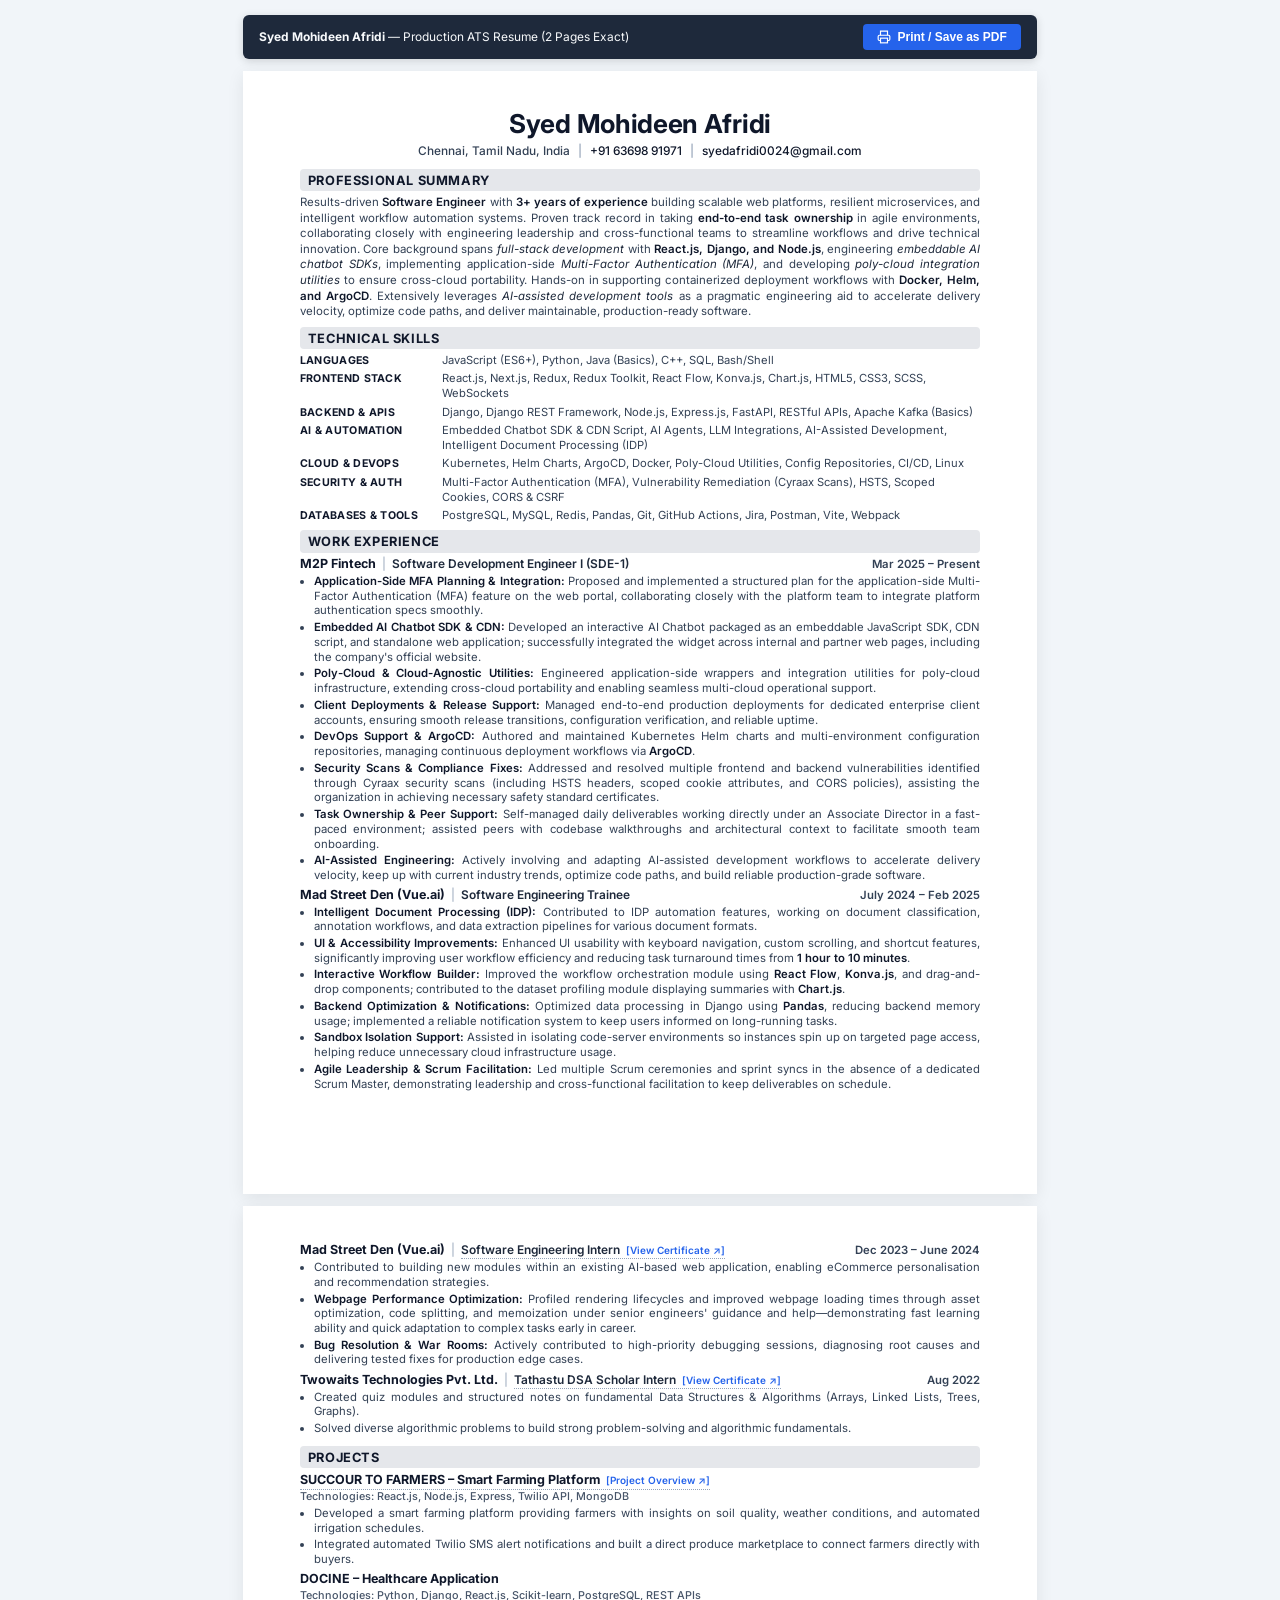
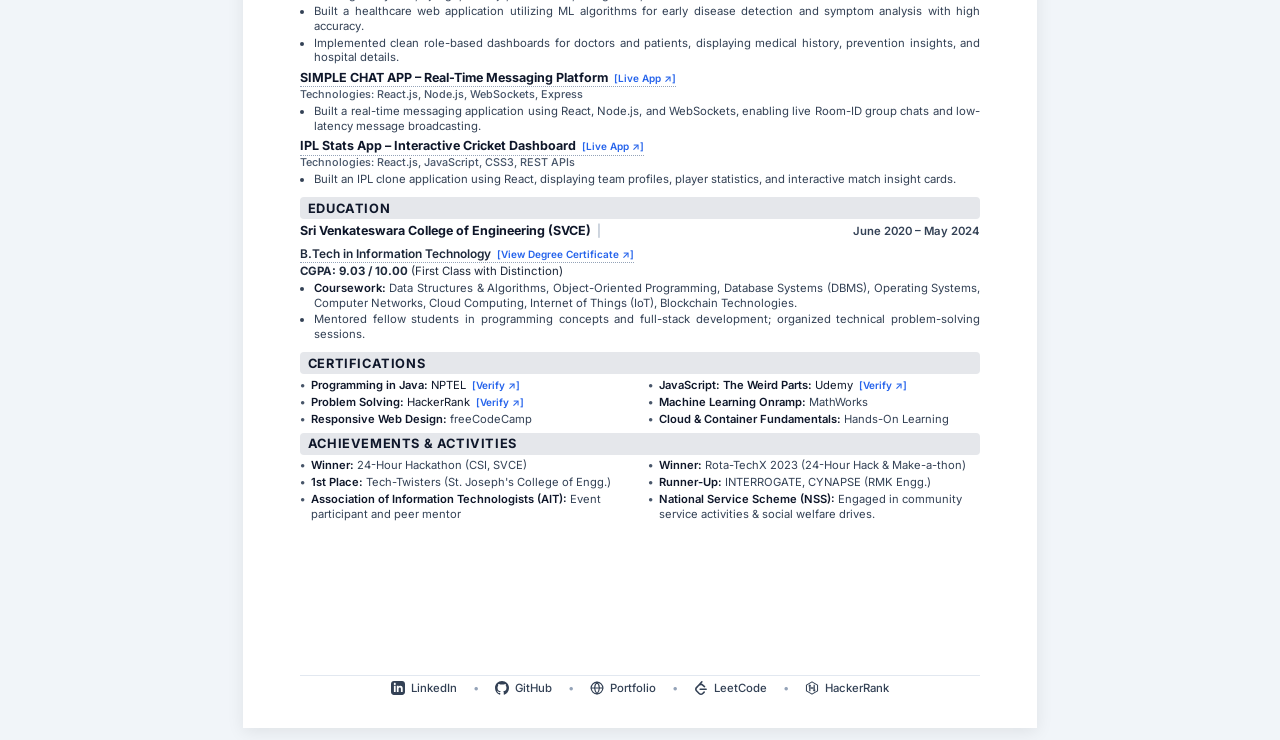
<file: resume.html>
<!DOCTYPE html>
<html lang="en">
<head>
  <meta charset="UTF-8">
  <meta name="viewport" content="width=device-width, initial-scale=1.0">
  <title>Syed Mohideen Afridi - Resume</title>
  <link rel="preconnect" href="https://fonts.googleapis.com">
  <link rel="preconnect" href="https://fonts.gstatic.com" crossorigin>
  <link href="https://fonts.googleapis.com/css2?family=Inter:wght@400;500;600;700&display=swap" rel="stylesheet">
  <style>
    * {
      box-sizing: border-box;
      margin: 0;
      padding: 0;
    }

    body {
      font-family: 'Inter', -apple-system, BlinkMacSystemFont, 'Segoe UI', Roboto, Helvetica, Arial, sans-serif;
      color: #0f172a;
      background-color: #f1f5f9;
      line-height: 1.33;
      font-size: 8.95pt;
      -webkit-font-smoothing: antialiased;
      -moz-osx-font-smoothing: grayscale;
    }

    @page {
      size: A4 portrait;
      margin: 0;
    }

    .page {
      width: 210mm;
      height: 297mm;
      max-height: 297mm;
      padding: 9.5mm 15mm 8.5mm 15mm;
      margin: 12px auto;
      background: #ffffff;
      box-shadow: 0 4px 16px rgba(0, 0, 0, 0.08);
      position: relative;
      overflow: hidden;
      display: flex;
      flex-direction: column;
      justify-content: flex-start;
    }

    @media print {
      body {
        background: transparent;
      }
      .page {
        margin: 0;
        box-shadow: none;
        page-break-after: always;
        page-break-inside: avoid;
        height: 297mm;
        max-height: 297mm;
        overflow: hidden;
      }
      .no-print {
        display: none !important;
      }
    }

    /* Links styling */
    a {
      color: #0f172a;
      text-decoration: none;
      transition: color 0.15s ease;
    }

    a:hover {
      color: #2563eb;
      text-decoration: underline;
    }

    .clickable-title {
      color: #0f172a;
      text-decoration: none;
      border-bottom: 1px dotted #94a3b8;
    }

    .clickable-title:hover {
      color: #2563eb;
      border-bottom-color: #2563eb;
    }

    .cert-badge {
      font-size: 7.5pt;
      font-weight: 600;
      color: #2563eb;
      margin-left: 3px;
      text-decoration: none;
    }

    .cert-badge:hover {
      text-decoration: underline;
    }

    /* Header styling */
    .header {
      text-align: center;
      margin-bottom: 4px;
    }

    .name {
      font-size: 19.5pt;
      font-weight: 700;
      color: #0f172a;
      letter-spacing: -0.3px;
      margin-bottom: 2.5px;
    }

    .contact-bar {
      display: flex;
      justify-content: center;
      align-items: center;
      flex-wrap: wrap;
      gap: 8px;
      font-size: 8.9pt;
      color: #334155;
      font-weight: 500;
    }

    .separator {
      color: #94a3b8;
    }

    /* Section Bar */
    .section-title {
      background-color: #e5e7eb;
      border-radius: 4px;
      padding: 2.6px 8px;
      font-size: 9.6pt;
      font-weight: 700;
      text-transform: uppercase;
      letter-spacing: 0.6px;
      color: #0f172a;
      margin-top: 5.5px;
      margin-bottom: 3.5px;
    }

    #page-2 .section-title {
      margin-top: 6px;
      margin-bottom: 3.5px;
    }

    /* Summary */
    .summary-text {
      font-size: 8.6pt;
      color: #334155;
      line-height: 1.36;
      text-align: justify;
      margin-bottom: 2px;
    }

    .summary-text strong {
      color: #0f172a;
      font-weight: 600;
    }

    .summary-text em {
      color: #1e293b;
      font-style: italic;
    }

    /* Experience & Projects items */
    .item-block {
      margin-bottom: 4px;
    }

    #page-2 .item-block {
      margin-bottom: 4.5px;
    }

    .item-header {
      display: flex;
      justify-content: space-between;
      align-items: baseline;
      margin-bottom: 0.5px;
    }

    .item-left {
      display: flex;
      align-items: baseline;
      gap: 6px;
      flex-wrap: wrap;
    }

    .org-name {
      font-size: 9.4pt;
      font-weight: 700;
      color: #0f172a;
    }

    .role-title {
      font-size: 8.95pt;
      font-weight: 600;
      color: #1e293b;
    }

    .role-sub {
      font-size: 8.2pt;
      color: #64748b;
      font-weight: 500;
    }

    .project-tech {
      font-size: 8.1pt;
      color: #475569;
      font-weight: 500;
      margin-top: 0.5px;
      margin-bottom: 1.5px;
    }

    .item-date {
      font-size: 8.5pt;
      font-weight: 600;
      color: #334155;
      white-space: nowrap;
    }

    /* Bullet points */
    ul.bullet-list {
      list-style-type: disc;
      padding-left: 14px;
      margin-top: 1px;
      margin-bottom: 1px;
    }

    ul.bullet-list li {
      font-size: 8.5pt;
      color: #334155;
      line-height: 1.31;
      margin-bottom: 1.8px;
      text-align: justify;
    }

    #page-2 ul.bullet-list li {
      line-height: 1.31;
      margin-bottom: 1.6px;
    }

    ul.bullet-list li strong {
      color: #0f172a;
      font-weight: 600;
    }

    /* Skills Container */
    .skills-container {
      display: flex;
      flex-direction: column;
      gap: 3.5px;
      margin-top: 2px;
      margin-bottom: 2px;
    }

    .skill-row {
      display: grid;
      grid-template-columns: 142px 1fr;
      font-size: 8.4pt;
      line-height: 1.32;
      align-items: baseline;
    }

    .skill-category {
      font-weight: 700;
      color: #0f172a;
      text-transform: uppercase;
      font-size: 8pt;
      letter-spacing: 0.3px;
    }

    .skill-items {
      color: #334155;
    }

    /* Two column grid for Certs & Achievements */
    .two-col-grid {
      display: grid;
      grid-template-columns: 1fr 1fr;
      gap: 2.5px 16px;
      margin-top: 1.5px;
      font-size: 8.4pt;
    }

    .grid-item {
      color: #334155;
      line-height: 1.3;
      padding-left: 11px;
      position: relative;
    }

    .grid-item::before {
      content: "•";
      position: absolute;
      left: 0;
      color: #475569;
      font-weight: bold;
    }

    .grid-item strong {
      color: #0f172a;
      font-weight: 600;
    }

    /* Education specifics */
    .edu-header {
      display: flex;
      justify-content: space-between;
      align-items: baseline;
      margin-bottom: 1px;
    }

    /* Footer links */
    .footer-bar {
      margin-top: auto;
      padding-top: 5px;
      border-top: 1px solid #e2e8f0;
      display: flex;
      justify-content: center;
      align-items: center;
      gap: 16px;
      font-size: 8.5pt;
    }

    .footer-link {
      display: inline-flex;
      align-items: center;
      gap: 6px;
      color: #334155;
      text-decoration: none;
      font-weight: 500;
      transition: transform 0.15s ease, opacity 0.15s ease;
    }

    .footer-link:hover {
      color: #2563eb;
      transform: translateY(-1px);
    }

    .footer-img {
      height: 14px;
      width: 14px;
      vertical-align: middle;
      flex-shrink: 0;
    }

    /* Web Preview Controls */
    .preview-controls {
      max-width: 210mm;
      margin: 15px auto 5px auto;
      display: flex;
      justify-content: space-between;
      align-items: center;
      padding: 9px 16px;
      background: #1e293b;
      color: #f8fafc;
      border-radius: 6px;
      box-shadow: 0 2px 8px rgba(0,0,0,0.15);
    }

    .btn-print {
      background: #2563eb;
      color: white;
      border: none;
      padding: 6px 14px;
      border-radius: 4px;
      font-weight: 600;
      cursor: pointer;
      font-size: 9pt;
      display: inline-flex;
      align-items: center;
      gap: 6px;
      transition: background 0.15s ease;
    }

    .btn-print:hover {
      background: #1d4ed8;
    }
  </style>
</head>
<body>

  <div class="preview-controls no-print">
    <div><strong>Syed Mohideen Afridi</strong> — Production ATS Resume (2 Pages Exact)</div>
    <button class="btn-print" onclick="window.print()">
      <svg width="14" height="14" viewBox="0 0 24 24" fill="none" stroke="currentColor" stroke-width="2"><polyline points="6 9 6 2 18 2 18 9"></polyline><path d="M6 18H4a2 2 0 0 1-2-2v-5a2 2 0 0 1 2-2h16a2 2 0 0 1 2 2v5a2 2 0 0 1-2 2h-2"></path><rect x="6" y="14" width="12" height="8"></rect></svg>
      Print / Save as PDF
    </button>
  </div>

  <!-- ==================== PAGE 1 ==================== -->
  <div class="page" id="page-1">
    
    <!-- HEADER -->
    <header class="header">
      <h1 class="name">Syed Mohideen Afridi</h1>
      <div class="contact-bar">
        <span>Chennai, Tamil Nadu, India</span>
        <span class="separator">|</span>
        <a href="callto:+916369891971">+91 63698 91971</a>
        <span class="separator">|</span>
        <a href="mailto:syedafridi0024@gmail.com">syedafridi0024@gmail.com</a>
      </div>
    </header>

    <!-- PROFESSIONAL SUMMARY -->
    <section>
      <div class="section-title">Professional Summary</div>
      <p class="summary-text">
        Results-driven <strong>Software Engineer</strong> with <strong>3+ years of experience</strong> building scalable web platforms, resilient microservices, and intelligent workflow automation systems. Proven track record in taking <strong>end-to-end task ownership</strong> in agile environments, collaborating closely with engineering leadership and cross-functional teams to streamline workflows and drive technical innovation. Core background spans <em>full-stack development</em> with <strong>React.js, Django, and Node.js</strong>, engineering <em>embeddable AI chatbot SDKs</em>, implementing application-side <em>Multi-Factor Authentication (MFA)</em>, and developing <em>poly-cloud integration utilities</em> to ensure cross-cloud portability. Hands-on in supporting containerized deployment workflows with <strong>Docker, Helm, and ArgoCD</strong>. Extensively leverages <em>AI-assisted development tools</em> as a pragmatic engineering aid to accelerate delivery velocity, optimize code paths, and deliver maintainable, production-ready software.
      </p>
    </section>

    <!-- TECHNICAL SKILLS (Java (Basics) and Kafka (Basics) not bold, OCI removed) -->
    <section>
      <div class="section-title">Technical Skills</div>
      <div class="skills-container">
        <div class="skill-row">
          <span class="skill-category">Languages</span>
          <span class="skill-items">JavaScript (ES6+), Python, Java (Basics), C++, SQL, Bash/Shell</span>
        </div>
        <div class="skill-row">
          <span class="skill-category">Frontend Stack</span>
          <span class="skill-items">React.js, Next.js, Redux, Redux Toolkit, React Flow, Konva.js, Chart.js, HTML5, CSS3, SCSS, WebSockets</span>
        </div>
        <div class="skill-row">
          <span class="skill-category">Backend &amp; APIs</span>
          <span class="skill-items">Django, Django REST Framework, Node.js, Express.js, FastAPI, RESTful APIs, Apache Kafka (Basics)</span>
        </div>
        <div class="skill-row">
          <span class="skill-category">AI &amp; Automation</span>
          <span class="skill-items">Embedded Chatbot SDK &amp; CDN Script, AI Agents, LLM Integrations, AI-Assisted Development, Intelligent Document Processing (IDP)</span>
        </div>
        <div class="skill-row">
          <span class="skill-category">Cloud &amp; DevOps</span>
          <span class="skill-items">Kubernetes, Helm Charts, ArgoCD, Docker, Poly-Cloud Utilities, Config Repositories, CI/CD, Linux</span>
        </div>
        <div class="skill-row">
          <span class="skill-category">Security &amp; Auth</span>
          <span class="skill-items">Multi-Factor Authentication (MFA), Vulnerability Remediation (Cyraax Scans), HSTS, Scoped Cookies, CORS &amp; CSRF</span>
        </div>
        <div class="skill-row">
          <span class="skill-category">Databases &amp; Tools</span>
          <span class="skill-items">PostgreSQL, MySQL, Redis, Pandas, Git, GitHub Actions, Jira, Postman, Vite, Webpack</span>
        </div>
      </div>
    </section>

    <!-- WORK EXPERIENCE (PART 1) -->
    <section>
      <div class="section-title">Work Experience</div>

      <!-- M2P FINTECH -->
      <div class="item-block">
        <div class="item-header">
          <div class="item-left">
            <span class="org-name">M2P Fintech</span>
            <span class="separator">|</span>
            <span class="role-title">Software Development Engineer I (SDE-1)</span>
          </div>
          <span class="item-date">Mar 2025 – Present</span>
        </div>
        <ul class="bullet-list">
          <li><strong>Application-Side MFA Planning &amp; Integration:</strong> Proposed and implemented a structured plan for the application-side Multi-Factor Authentication (MFA) feature on the web portal, collaborating closely with the platform team to integrate platform authentication specs smoothly.</li>
          <li><strong>Embedded AI Chatbot SDK &amp; CDN:</strong> Developed an interactive AI Chatbot packaged as an embeddable JavaScript SDK, CDN script, and standalone web application; successfully integrated the widget across internal and partner web pages, including the company's official website.</li>
          <li><strong>Poly-Cloud &amp; Cloud-Agnostic Utilities:</strong> Engineered application-side wrappers and integration utilities for poly-cloud infrastructure, extending cross-cloud portability and enabling seamless multi-cloud operational support.</li>
          <li><strong>Client Deployments &amp; Release Support:</strong> Managed end-to-end production deployments for dedicated enterprise client accounts, ensuring smooth release transitions, configuration verification, and reliable uptime.</li>
          <li><strong>DevOps Support &amp; ArgoCD:</strong> Authored and maintained Kubernetes Helm charts and multi-environment configuration repositories, managing continuous deployment workflows via <strong>ArgoCD</strong>.</li>
          <li><strong>Security Scans &amp; Compliance Fixes:</strong> Addressed and resolved multiple frontend and backend vulnerabilities identified through Cyraax security scans (including HSTS headers, scoped cookie attributes, and CORS policies), assisting the organization in achieving necessary safety standard certificates.</li>
          <li><strong>Task Ownership &amp; Peer Support:</strong> Self-managed daily deliverables working directly under an Associate Director in a fast-paced environment; assisted peers with codebase walkthroughs and architectural context to facilitate smooth team onboarding.</li>
          <li><strong>AI-Assisted Engineering:</strong> Actively involving and adapting AI-assisted development workflows to accelerate delivery velocity, keep up with current industry trends, optimize code paths, and build reliable production-grade software.</li>
        </ul>
      </div>

      <!-- MAD STREET DEN (TRAINEE) -->
      <div class="item-block">
        <div class="item-header">
          <div class="item-left">
            <span class="org-name">Mad Street Den (Vue.ai)</span>
            <span class="separator">|</span>
            <span class="role-title">Software Engineering Trainee</span>
          </div>
          <span class="item-date">July 2024 – Feb 2025</span>
        </div>
        <ul class="bullet-list">
          <li><strong>Intelligent Document Processing (IDP):</strong> Contributed to IDP automation features, working on document classification, annotation workflows, and data extraction pipelines for various document formats.</li>
          <li><strong>UI &amp; Accessibility Improvements:</strong> Enhanced UI usability with keyboard navigation, custom scrolling, and shortcut features, significantly improving user workflow efficiency and reducing task turnaround times from <strong>1 hour to 10 minutes</strong>.</li>
          <li><strong>Interactive Workflow Builder:</strong> Improved the workflow orchestration module using <strong>React Flow</strong>, <strong>Konva.js</strong>, and drag-and-drop components; contributed to the dataset profiling module displaying summaries with <strong>Chart.js</strong>.</li>
          <li><strong>Backend Optimization &amp; Notifications:</strong> Optimized data processing in Django using <strong>Pandas</strong>, reducing backend memory usage; implemented a reliable notification system to keep users informed on long-running tasks.</li>
          <li><strong>Sandbox Isolation Support:</strong> Assisted in isolating code-server environments so instances spin up on targeted page access, helping reduce unnecessary cloud infrastructure usage.</li>
          <li><strong>Agile Leadership &amp; Scrum Facilitation:</strong> Led multiple Scrum ceremonies and sprint syncs in the absence of a dedicated Scrum Master, demonstrating leadership and cross-functional facilitation to keep deliverables on schedule.</li>
        </ul>
      </div>

    </section>

  </div>

  <!-- ==================== PAGE 2 ==================== -->
  <div class="page" id="page-2">

    <!-- WORK EXPERIENCE CONTINUATION (Without "Contd" banner) -->
    <div style="margin-top: 1px;">
      
      <!-- MAD STREET DEN (INTERN) WITH CLICKABLE CERTIFICATE -->
      <div class="item-block">
        <div class="item-header">
          <div class="item-left">
            <span class="org-name">Mad Street Den (Vue.ai)</span>
            <span class="separator">|</span>
            <a href="https://drive.google.com/file/d/1WquhocGQyn2RsbBk_FN29adwrq1MNt2r/view?usp=drivesdk" target="_blank" class="role-title clickable-title">Software Engineering Intern <span class="cert-badge">[View Certificate ↗]</span></a>
          </div>
          <span class="item-date">Dec 2023 – June 2024</span>
        </div>
        <ul class="bullet-list">
          <li>Contributed to building new modules within an existing AI-based web application, enabling eCommerce personalisation and recommendation strategies.</li>
          <li><strong>Webpage Performance Optimization:</strong> Profiled rendering lifecycles and improved webpage loading times through asset optimization, code splitting, and memoization under senior engineers' guidance and help—demonstrating fast learning ability and quick adaptation to complex tasks early in career.</li>
          <li><strong>Bug Resolution &amp; War Rooms:</strong> Actively contributed to high-priority debugging sessions, diagnosing root causes and delivering tested fixes for production edge cases.</li>
        </ul>
      </div>

      <!-- TWOWAITS TECHNOLOGIES WITH CLICKABLE CERTIFICATE -->
      <div class="item-block">
        <div class="item-header">
          <div class="item-left">
            <span class="org-name">Twowaits Technologies Pvt. Ltd.</span>
            <span class="separator">|</span>
            <a href="https://drive.google.com/file/d/1WotNd1E1_-sOCmH2pbjWh-JUPwzJcaJG/view?usp=drivesdk" target="_blank" class="role-title clickable-title">Tathastu DSA Scholar Intern <span class="cert-badge">[View Certificate ↗]</span></a>
          </div>
          <span class="item-date">Aug 2022</span>
        </div>
        <ul class="bullet-list">
          <li>Created quiz modules and structured notes on fundamental Data Structures &amp; Algorithms (Arrays, Linked Lists, Trees, Graphs).</li>
          <li>Solved diverse algorithmic problems to build strong problem-solving and algorithmic fundamentals.</li>
        </ul>
      </div>
    </div>

    <!-- PROJECTS (Title: Projects, Tech Stack Below Title, IPL Added) -->
    <section>
      <div class="section-title">Projects</div>

      <!-- PROJECT 1: SUCCOUR TO FARMERS -->
      <div class="item-block">
        <div class="item-header">
          <div class="item-left">
            <a href="https://drive.google.com/file/d/1CZT9Qju0u9bh4rnwqS2JpyjE9ogaHBQp/view?usp=sharing" target="_blank" class="org-name clickable-title">SUCCOUR TO FARMERS – Smart Farming Platform <span class="cert-badge">[Project Overview ↗]</span></a>
          </div>
        </div>
        <div class="project-tech">Technologies: React.js, Node.js, Express, Twilio API, MongoDB</div>
        <ul class="bullet-list">
          <li>Developed a smart farming platform providing farmers with insights on soil quality, weather conditions, and automated irrigation schedules.</li>
          <li>Integrated automated Twilio SMS alert notifications and built a direct produce marketplace to connect farmers directly with buyers.</li>
        </ul>
      </div>

      <!-- PROJECT 2: DOCINE -->
      <div class="item-block">
        <div class="item-header">
          <div class="item-left">
            <span class="org-name">DOCINE – Healthcare Application</span>
          </div>
        </div>
        <div class="project-tech">Technologies: Python, Django, React.js, Scikit-learn, PostgreSQL, REST APIs</div>
        <ul class="bullet-list">
          <li>Built a healthcare web application utilizing ML algorithms for early disease detection and symptom analysis with high accuracy.</li>
          <li>Implemented clean role-based dashboards for doctors and patients, displaying medical history, prevention insights, and hospital details.</li>
        </ul>
      </div>

      <!-- PROJECT 3: SIMPLE CHAT APP -->
      <div class="item-block">
        <div class="item-header">
          <div class="item-left">
            <a href="https://chat-app-one-sable.vercel.app/" target="_blank" class="org-name clickable-title">SIMPLE CHAT APP – Real-Time Messaging Platform <span class="cert-badge">[Live App ↗]</span></a>
          </div>
        </div>
        <div class="project-tech">Technologies: React.js, Node.js, WebSockets, Express</div>
        <ul class="bullet-list">
          <li>Built a real-time messaging application using React, Node.js, and WebSockets, enabling live Room-ID group chats and low-latency message broadcasting.</li>
        </ul>
      </div>

      <!-- PROJECT 4: IPL STATS APP -->
      <div class="item-block">
        <div class="item-header">
          <div class="item-left">
            <a href="https://ipl-blush.vercel.app/" target="_blank" class="org-name clickable-title">IPL Stats App – Interactive Cricket Dashboard <span class="cert-badge">[Live App ↗]</span></a>
          </div>
        </div>
        <div class="project-tech">Technologies: React.js, JavaScript, CSS3, REST APIs</div>
        <ul class="bullet-list">
          <li>Built an IPL clone application using React, displaying team profiles, player statistics, and interactive match insight cards.</li>
        </ul>
      </div>
    </section>

    <!-- EDUCATION (With Degree Certificate Embed Link & Unbolded IoT / Blockchain) -->
    <section>
      <div class="section-title">Education</div>
      <div class="item-block">
        <div class="edu-header">
          <div class="item-left">
            <span class="org-name">Sri Venkateswara College of Engineering (SVCE)</span>
            <span class="separator">|</span>
            <a href="https://drive.google.com/file/d/1yXUnmAUA-3Dv5QBdlSKlMl93A5tKJJZt/view?usp=drive_link" target="_blank" class="role-title clickable-title">B.Tech in Information Technology <span class="cert-badge">[View Degree Certificate ↗]</span></a>
          </div>
          <span class="item-date">June 2020 – May 2024</span>
        </div>
        <div style="font-size: 8.6pt; color: #1e293b; margin-top: 1px; margin-bottom: 2px;">
          <strong>CGPA: 9.03 / 10.00</strong> (First Class with Distinction)
        </div>
        <ul class="bullet-list">
          <li><strong>Coursework:</strong> Data Structures &amp; Algorithms, Object-Oriented Programming, Database Systems (DBMS), Operating Systems, Computer Networks, Cloud Computing, Internet of Things (IoT), Blockchain Technologies.</li>
          <li>Mentored fellow students in programming concepts and full-stack development; organized technical problem-solving sessions.</li>
        </ul>
      </div>
    </section>

    <!-- CERTIFICATIONS (Problem Solving Advanced -> Problem Solving) -->
    <section>
      <div class="section-title">Certifications</div>
      <div class="two-col-grid">
        <div class="grid-item">
          <a href="https://nptel.ac.in/noc/E_Certificate/NPTEL23CS49S1334439004300922" target="_blank"><strong>Programming in Java:</strong> NPTEL <span class="cert-badge">[Verify ↗]</span></a>
        </div>
        <div class="grid-item">
          <a href="https://www.udemy.com/certificate/UC-8c921369-3f1f-416f-bf68-1635f5fabcb4/" target="_blank"><strong>JavaScript: The Weird Parts:</strong> Udemy <span class="cert-badge">[Verify ↗]</span></a>
        </div>
        <div class="grid-item">
          <a href="https://www.hackerrank.com/certificates/823325819cb1" target="_blank"><strong>Problem Solving:</strong> HackerRank <span class="cert-badge">[Verify ↗]</span></a>
        </div>
        <div class="grid-item">
          <strong>Machine Learning Onramp:</strong> MathWorks
        </div>
        <div class="grid-item">
          <strong>Responsive Web Design:</strong> freeCodeCamp
        </div>
        <div class="grid-item">
          <strong>Cloud &amp; Container Fundamentals:</strong> Hands-On Learning
        </div>
      </div>
    </section>

    <!-- ACHIEVEMENTS & ACTIVITIES -->
    <section>
      <div class="section-title">Achievements &amp; Activities</div>
      <div class="two-col-grid">
        <div class="grid-item"><strong>Winner:</strong> 24-Hour Hackathon (CSI, SVCE)</div>
        <div class="grid-item"><strong>Winner:</strong> Rota-TechX 2023 (24-Hour Hack &amp; Make-a-thon)</div>
        <div class="grid-item"><strong>1st Place:</strong> Tech-Twisters (St. Joseph's College of Engg.)</div>
        <div class="grid-item"><strong>Runner-Up:</strong> INTERROGATE, CYNAPSE (RMK Engg.)</div>
        <div class="grid-item"><strong>Association of Information Technologists (AIT):</strong> Event participant and peer mentor</div>
        <div class="grid-item"><strong>National Service Scheme (NSS):</strong> Engaged in community service activities &amp; social welfare drives.</div>
      </div>
    </section>

    <!-- FOOTER WITH CRISP PROFESSIONAL VECTOR ICONS -->
    <footer class="footer-bar">
      <a class="footer-link" href="https://www.linkedin.com/in/syed-afridi-5a4868245" target="_blank" title="LinkedIn">
        <svg class="footer-img" width="14" height="14" viewBox="0 0 24 24" fill="currentColor">
          <path
            d="M19 0h-14c-2.761 0-5 2.239-5 5v14c0 2.761 2.239 5 5 5h14c2.762 0 5-2.239 5-5v-14c0-2.761-2.238-5-5-5zm-11 19h-3v-11h3v11zm-1.5-12.268c-.966 0-1.75-.79-1.75-1.764s.784-1.764 1.75-1.764 1.75.79 1.75 1.764-.783 1.764-1.75 1.764zm13.5 12.268h-3v-5.604c0-3.368-4-3.113-4 0v5.604h-3v-11h3v1.765c1.396-2.586 7-2.777 7 2.476v6.759z" />
        </svg>
        <span>LinkedIn</span>
      </a>
      <span class="separator">•</span>
      <a class="footer-link" href="https://github.com/codejaaz24" target="_blank" title="GitHub">
        <svg class="footer-img" width="14" height="14" viewBox="0 0 24 24" fill="currentColor">
          <path
            d="M12 0c-6.626 0-12 5.373-12 12 0 5.302 3.438 9.8 8.207 11.387.599.111.793-.261.793-.577v-2.234c-3.338.726-4.033-1.416-4.033-1.416-.546-1.387-1.333-1.756-1.333-1.756-1.089-.745.083-.729.083-.729 1.205.084 1.839 1.237 1.839 1.237 1.07 1.834 2.807 1.304 3.492.997.107-.775.418-1.305.762-1.604-2.665-.305-5.467-1.334-5.467-5.931 0-1.311.469-2.381 1.236-3.221-.124-.303-.535-1.524.117-3.176 0 0 1.008-.322 3.301 1.23.957-.266 1.983-.399 3.003-.404 1.02.005 2.047.138 3.006.404 2.291-1.552 3.297-1.23 3.297-1.23.653 1.653.242 2.874.118 3.176.77.84 1.235 1.911 1.235 3.221 0 4.609-2.807 5.624-5.479 5.921.43.372.823 1.102.823 2.222v3.293c0 .319.192.694.801.576 4.765-1.589 8.199-6.086 8.199-11.386 0-6.627-5.373-12-12-12z" />
        </svg>
        <span>GitHub</span>
      </a>
      <span class="separator">•</span>
      <a class="footer-link" href="https://codejaaz24.github.io/PortFolio/" target="_blank" title="Portfolio">
        <svg class="footer-img" width="14" height="14" viewBox="0 0 24 24" fill="none" stroke="currentColor" stroke-width="2" stroke-linecap="round" stroke-linejoin="round">
          <circle cx="12" cy="12" r="10"></circle>
          <line x1="2" y1="12" x2="22" y2="12"></line>
          <path d="M12 2a15.3 15.3 0 0 1 4 10 15.3 15.3 0 0 1-4 10 15.3 15.3 0 0 1-4-10 15.3 15.3 0 0 1 4-10z"></path>
        </svg>
        <span>Portfolio</span>
      </a>
      <span class="separator">•</span>
      <a class="footer-link" href="https://leetcode.com/u/codejaaz24/" target="_blank" title="LeetCode">
        <svg class="footer-img" width="14" height="14" viewBox="0 0 24 24" fill="currentColor">
          <path
            d="M13.483 0a1.374 1.374 0 0 0-.961.438L7.116 6.226l-3.854 4.126a5.266 5.266 0 0 0-1.209 2.104 5.35 5.35 0 0 0-.125.513 5.527 5.527 0 0 0 .062 2.362 5.83 5.83 0 0 0 .349 1.017 5.938 5.938 0 0 0 1.271 1.818l4.277 4.193.039.038c2.248 2.165 5.852 2.133 8.063-.074l2.396-2.392c.54-.54.54-1.414.003-1.955a1.378 1.378 0 0 0-1.951-.003l-2.396 2.392a3.021 3.021 0 0 1-4.205.038l-.02-.019-4.276-4.193c-.652-.64-.972-1.469-.948-2.263a2.68 2.68 0 0 1 .066-.523 2.545 2.545 0 0 1 .619-1.164L9.13 8.114c1.058-1.134 3.204-1.27 4.43-.278l3.501 2.831c.593.48 1.461.387 1.94-.207a1.384 1.384 0 0 0-.207-1.943l-3.5-2.831c-.8-.647-1.766-1.045-2.774-1.202l2.015-2.158A1.384 1.384 0 0 0 13.483 0zm-2.866 12.815a1.38 1.38 0 0 0-1.38 1.382 1.38 1.38 0 0 0 1.38 1.382H20.79a1.38 1.38 0 0 0 1.38-1.382 1.38 1.38 0 0 0-1.38-1.382z" />
        </svg>
        <span>LeetCode</span>
      </a>
      <span class="separator">•</span>
      <a class="footer-link" href="https://www.hackerrank.com/profile/syedafridi2002" target="_blank" title="HackerRank">
        <svg class="footer-img" width="14" height="14" viewBox="0 0 24 24" fill="currentColor">
          <path d="M12 1.5 L21.5 7 L21.5 17 L12 22.5 L2.5 17 L2.5 7 Z" fill="none" stroke="currentColor"
            stroke-width="1.8" stroke-linejoin="round" />
          <path d="M8.25 5.5 L5.5 9.2 H7.2 V17.5 H9.3 V9.2 H11 Z" />
          <rect x="9.3" y="10.8" width="5.4" height="2.4" />
          <path d="M15.75 18.5 L13 14.8 H14.7 V6.5 H16.8 V14.8 H18.5 Z" />
        </svg>
        <span>HackerRank</span>
      </a>
    </footer>

  </div>

</body>
</html>
</file>
